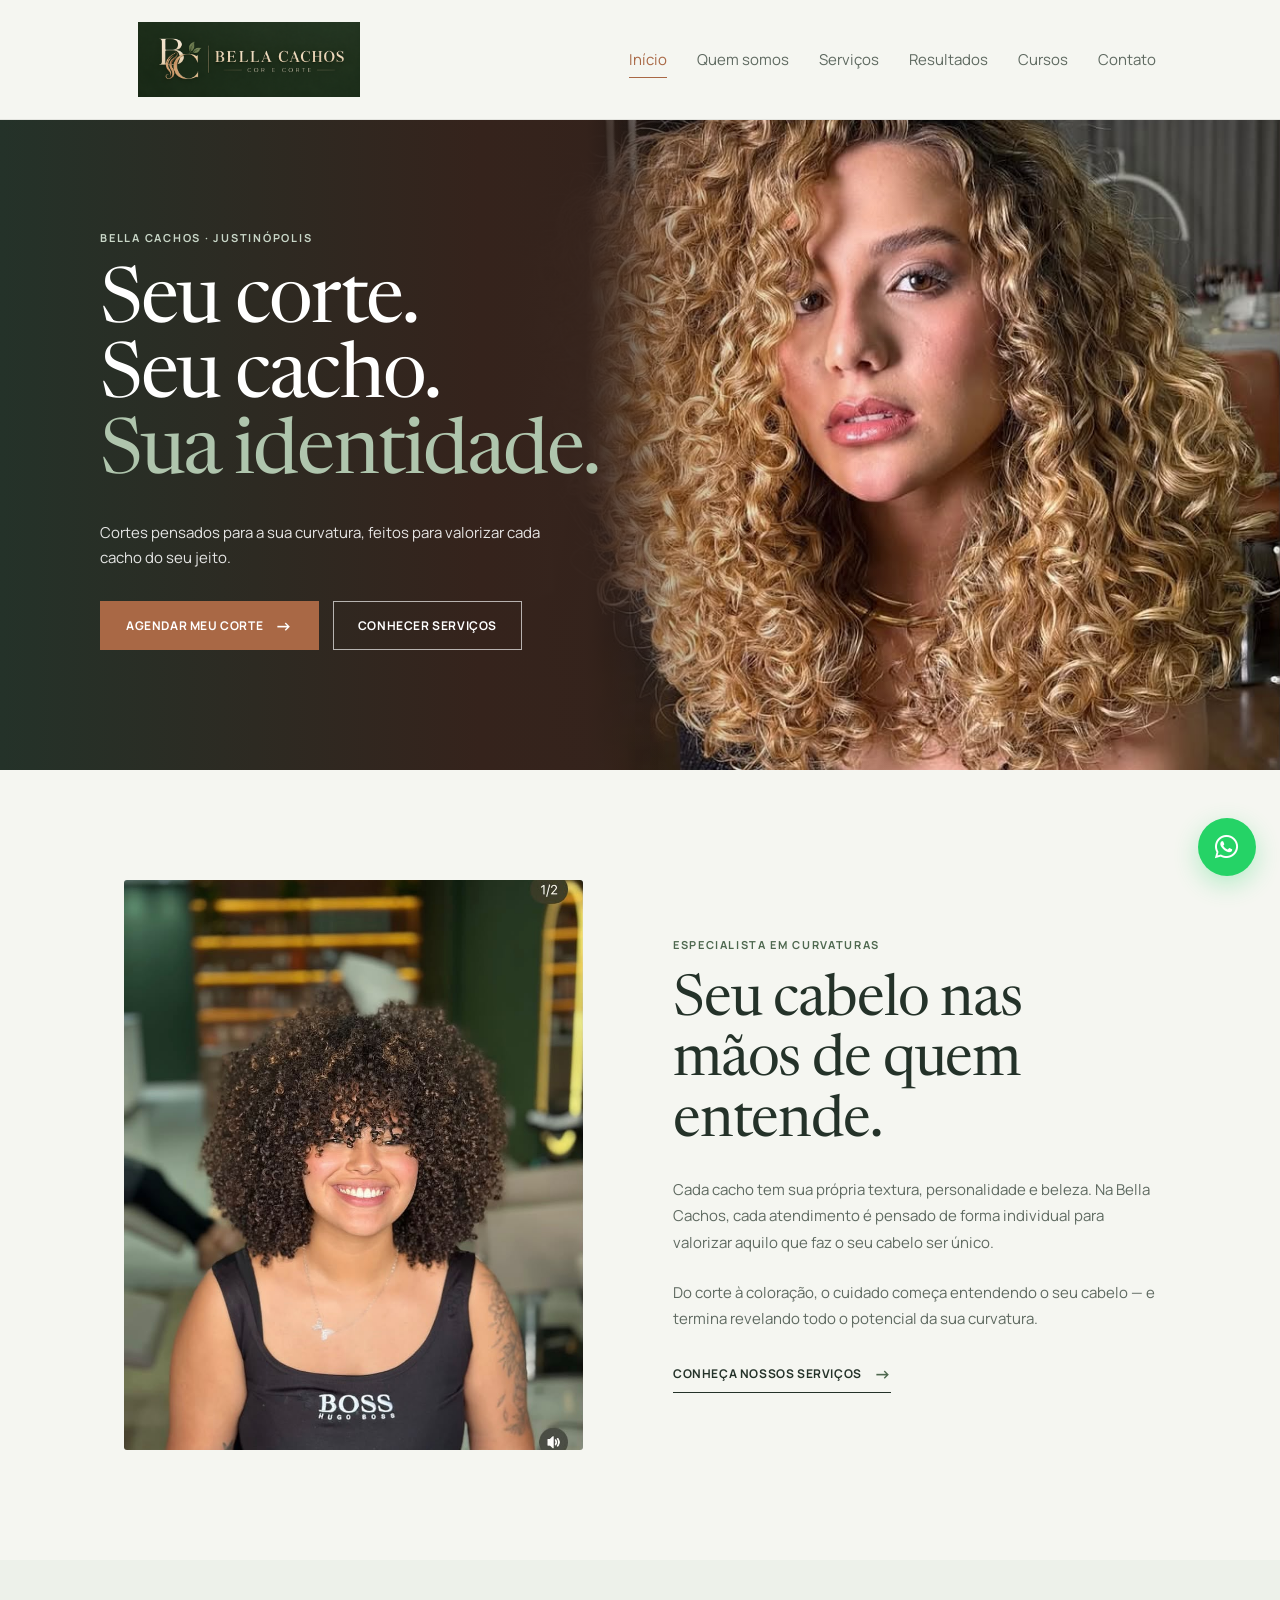
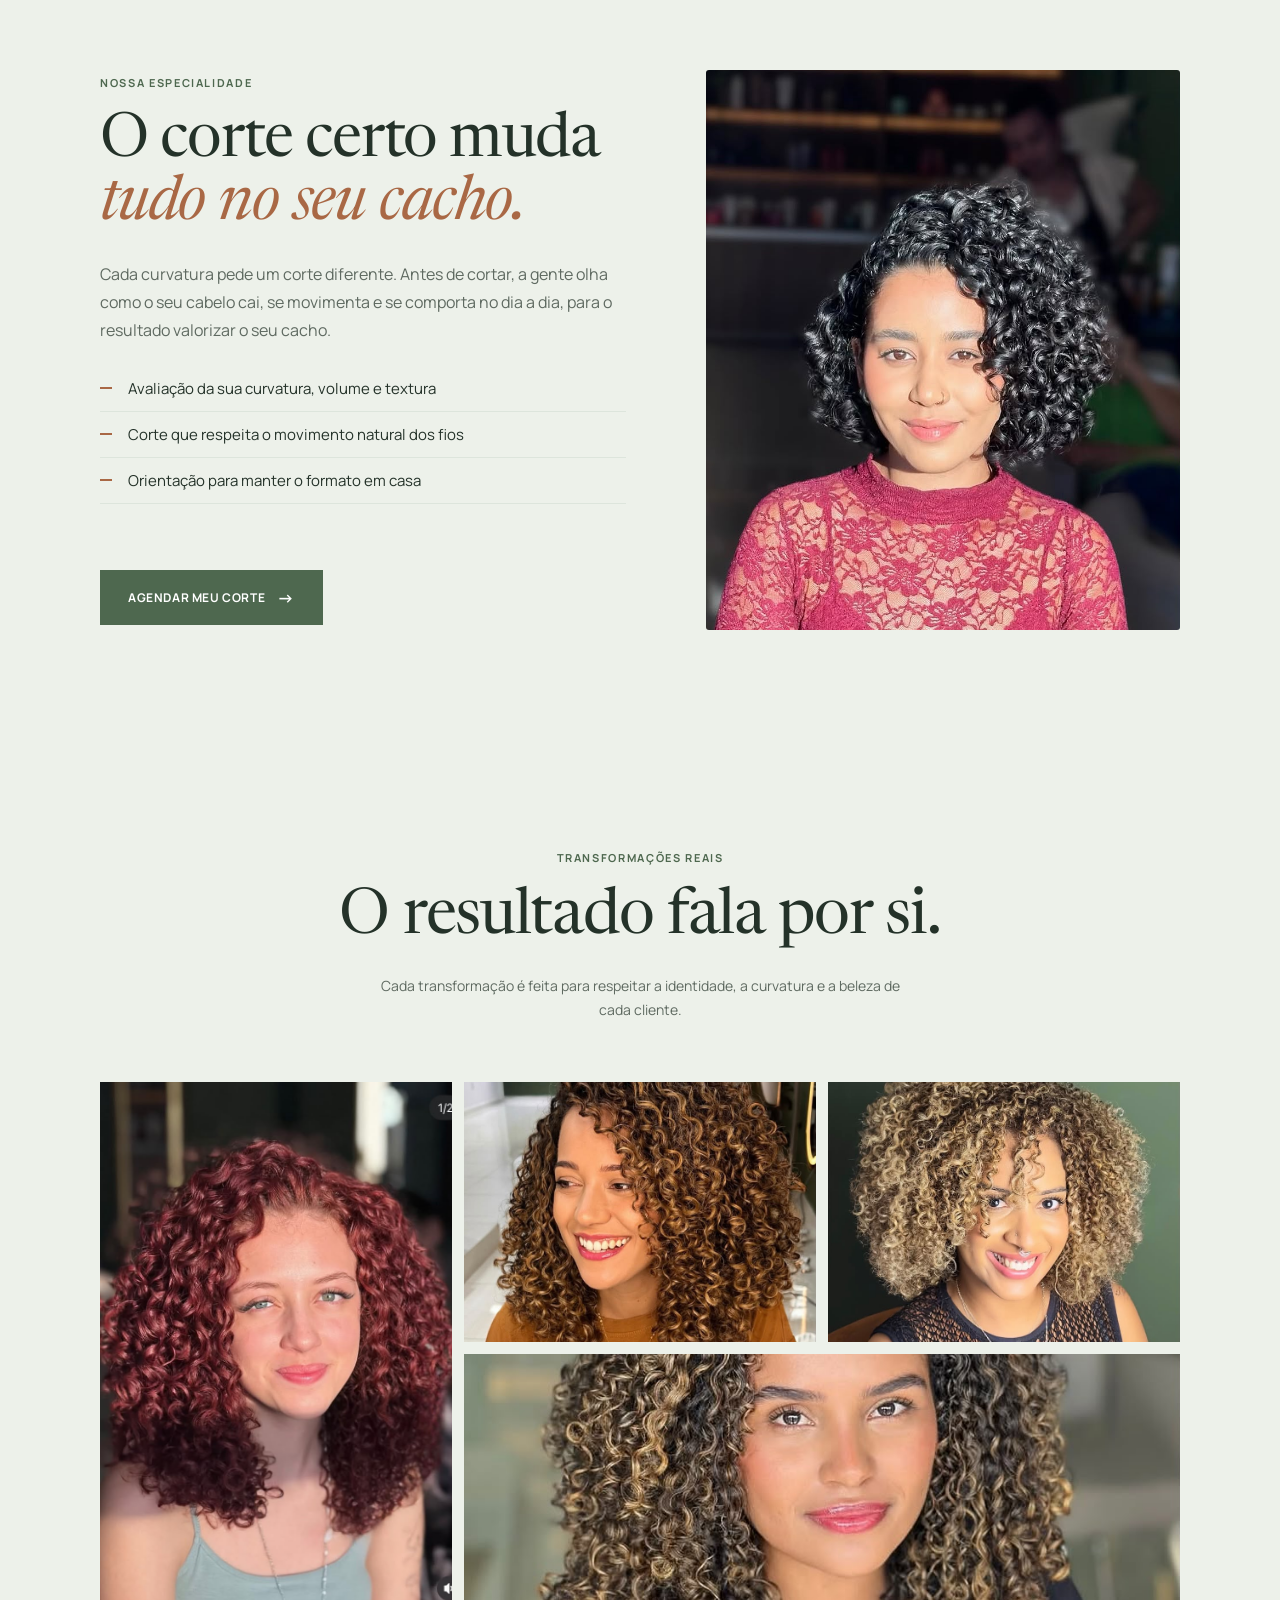
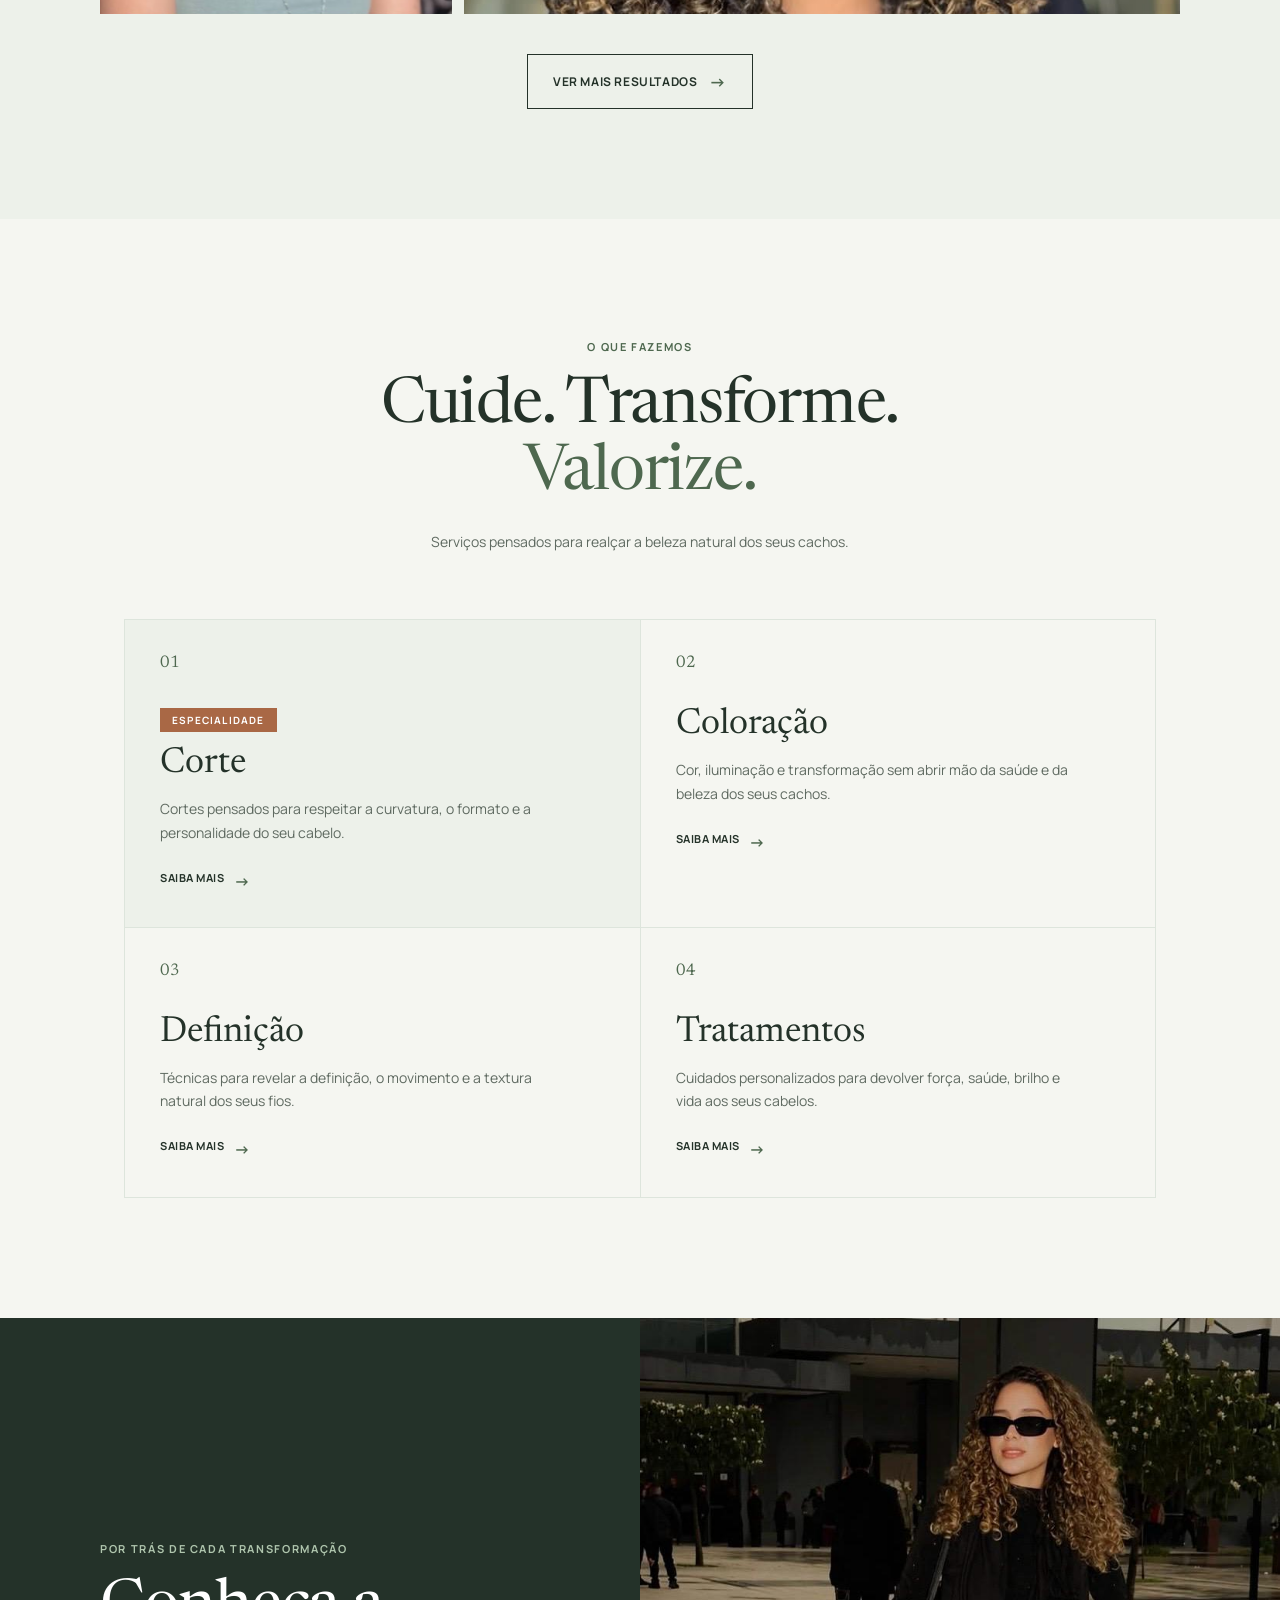
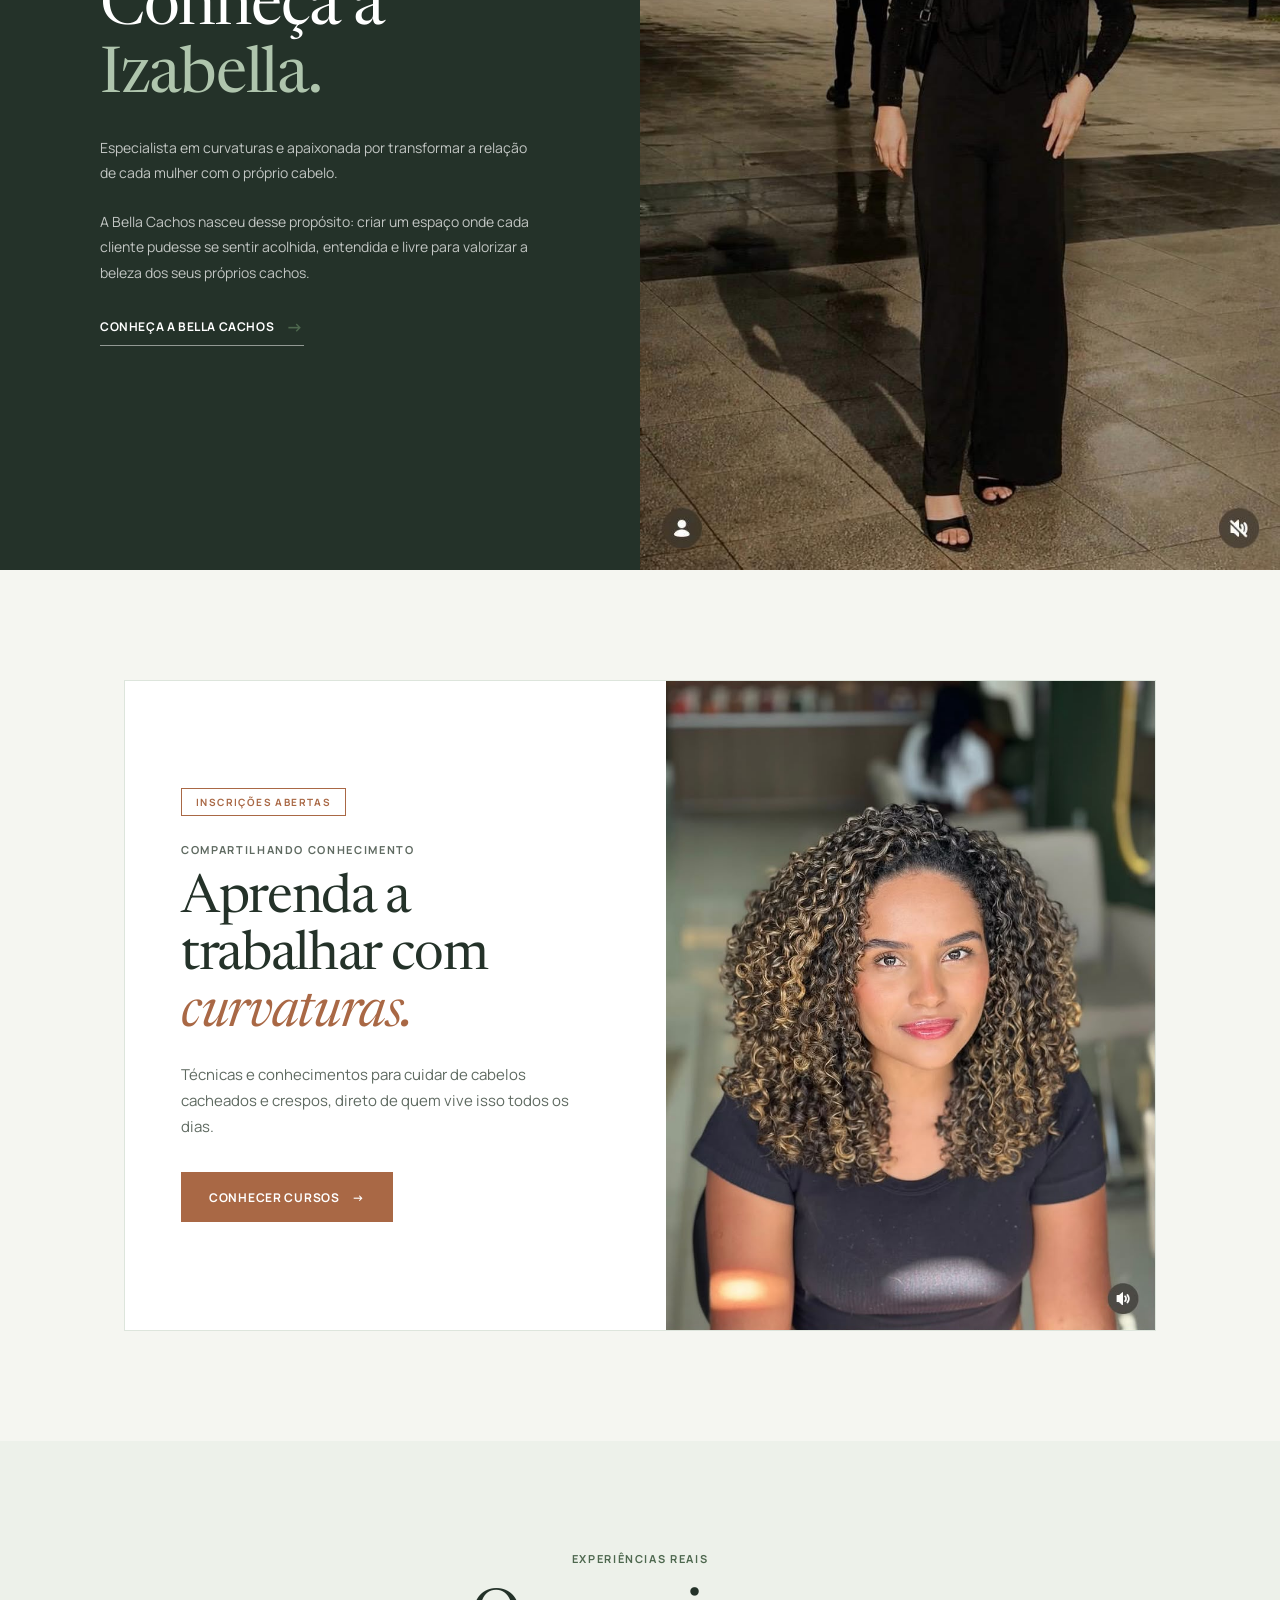
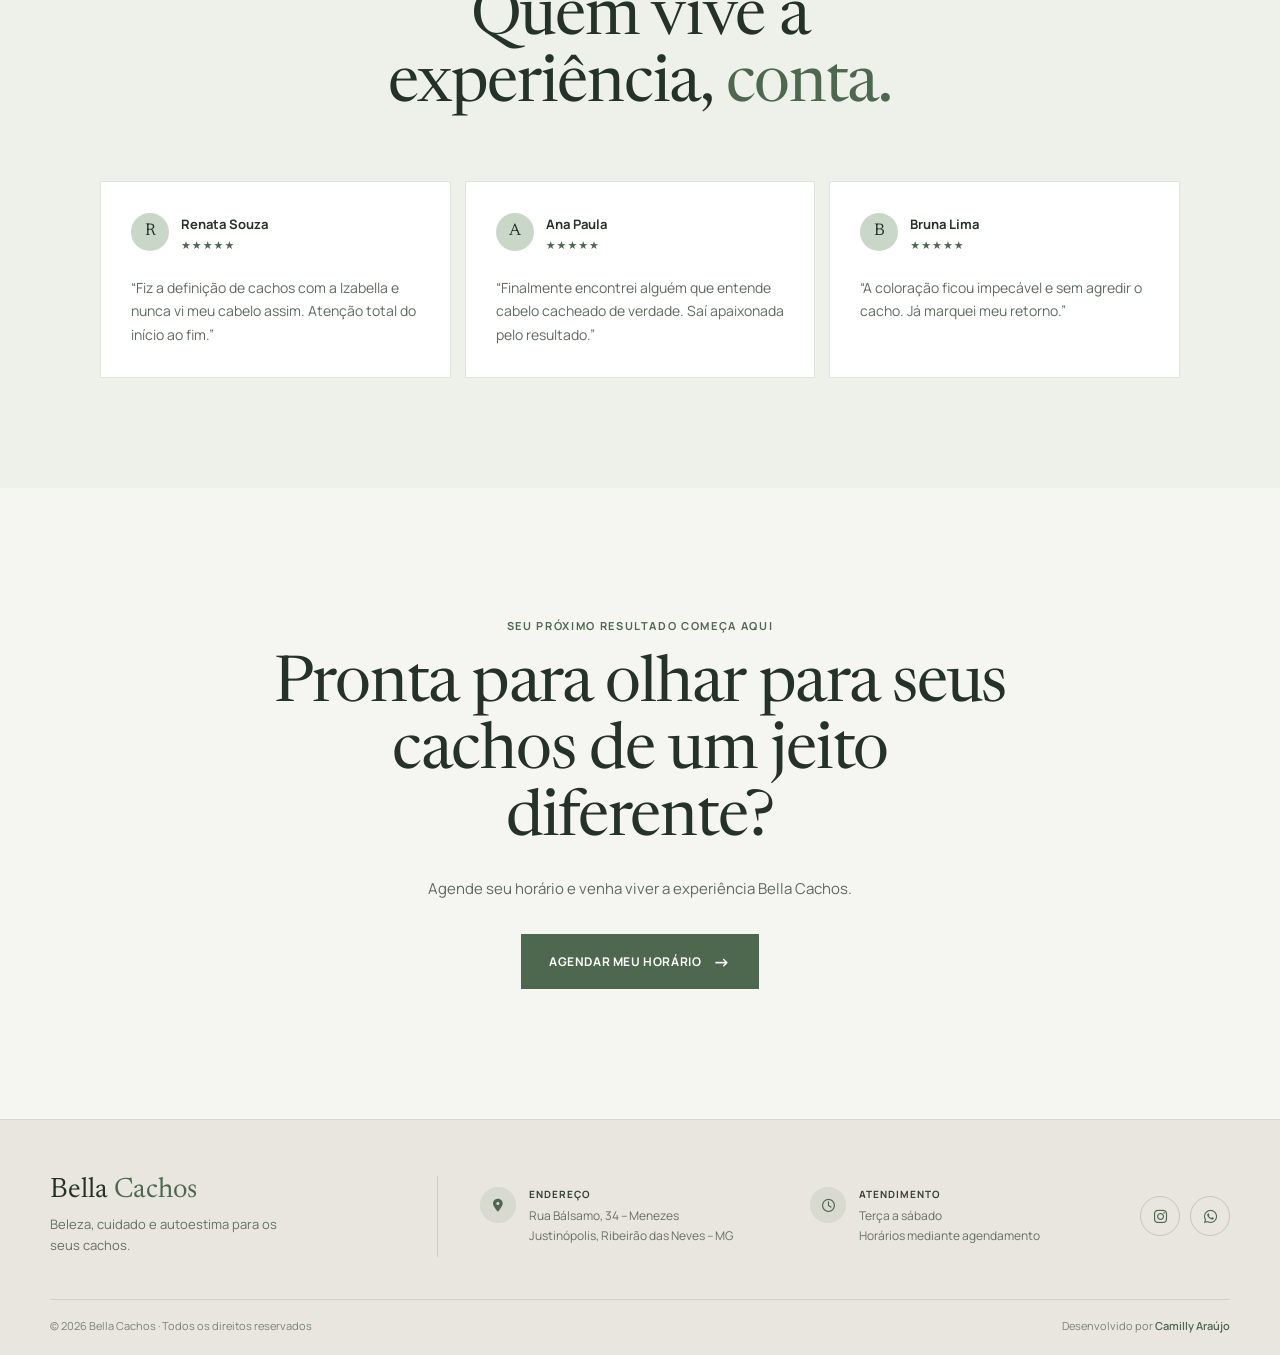
<file: index.html>
<!DOCTYPE html>
<html lang="pt-BR">
<head>
    <meta charset="UTF-8">
    <meta name="viewport" content="width=device-width, initial-scale=1, viewport-fit=cover">
    <title>Bella Cachos | Especialista em cabelos crespos e cacheados</title>
    <meta name="description" content="Bella Cachos em Justinópolis: corte, coloração, definição e tratamentos para cabelos crespos e cacheados.">
    <link rel="icon" type="image/png" href="img/favicon.png">
    <link rel="preconnect" href="https://fonts.googleapis.com">
    <link rel="preconnect" href="https://fonts.gstatic.com" crossorigin>
    <link href="https://fonts.googleapis.com/css2?family=Newsreader:ital,opsz,wght@0,6..72,400;0,6..72,500;1,6..72,400&family=Manrope:wght@400;500;600;700&display=swap" rel="stylesheet">
    <link rel="stylesheet" href="https://cdnjs.cloudflare.com/ajax/libs/font-awesome/6.5.2/css/all.min.css">
    <link rel="stylesheet" href="css/style.css">
    <script src="js/script.js" defer></script>
</head>
<body>

    <header>
        <div class="nav">
            <a href="index.html" class="logo">
                <img src="img/logo-bella-cachos.png" alt="Bella Cachos — Cor e Corte">
            </a>
            <button class="menu-toggle" type="button" aria-label="Abrir menu" aria-expanded="false" aria-controls="menu">
                <span></span><span></span><span></span>
            </button>
            <nav class="menu" id="menu" aria-label="Menu principal">
                <a href="index.html" class="ativo" aria-current="page">Início</a>
                <a href="quem-somos.html">Quem somos</a>
                <a href="servicos.html">Serviços</a>
                <a href="resultados.html">Resultados</a>
                <!-- PRODUTOS OCULTO por enquanto. Para voltar a exibir, remova os marcadores de comentário: <a href="produtos.html">Produtos</a> -->
                <a href="cursos.html">Cursos</a>
                <a href="contato.html">Contato</a>
            </nav>
        </div>
    </header>

    <main>
    

        <!-- HERO -->
       <section class="hero">

       <div class="hero-content">

        <div class="kicker">
            Bella Cachos · Justinópolis
        </div>

        <h1>
            Seu corte.<br>
            Seu cacho.<br>
            <em>Sua identidade.</em>
        </h1>

        <p class="hero-description">
            Cortes pensados para a sua curvatura, feitos para
            valorizar cada cacho do seu jeito.
        </p>

        <div class="hero-actions">

            <a href="contato.html?servico=Corte" class="cta">
              Agendar meu corte
             <span>→</span>
            </a>

            <a href="#servicos" class="cta-secondary">
                Conhecer serviços
            </a>

        </div>

    </div>

    <div class="hero-photo">

        <img
            src="img/hero.jpg"
            alt="Izabella, especialista em cabelos crespos e cacheados"
        >

    </div>

</section>

  <!-- =========================================
     ESPECIALISTA EM CURVATURAS
     ========================================= -->

<section class="intro-section">

    <div class="intro-image">
        <img
            src="img/resultado-01.jpg"
            alt="Resultado de cabelo cacheado da Bella Cachos"
        >
    </div>

    <div class="intro-content">

        <span class="section-label">
            Especialista em curvaturas
        </span>

        <h2>
            Seu cabelo nas mãos
            de quem entende.
        </h2>

        <p>
            Cada cacho tem sua própria textura, personalidade e beleza.
            Na Bella Cachos, cada atendimento é pensado de forma
            individual para valorizar aquilo que faz o seu cabelo ser único.
        </p>

        <p>
            Do corte à coloração, o cuidado começa entendendo o seu
            cabelo — e termina revelando todo o potencial da sua curvatura.
        </p>

        <a href="#servicos" class="text-link">
            Conheça nossos serviços
            <span>→</span>
        </a>

    </div>

</section>


<!-- =========================================
     DESTAQUE: CORTE
     (textos provisórios: troque pelas palavras da Izabella;
      troque a foto por uma foto oficial de corte)
     ========================================= -->

<section class="corte-section" id="corte">

    <div class="corte-inner">

        <div class="corte-content">

            <span class="section-label">
                Nossa especialidade
            </span>

            <h2>
                O corte certo muda
                <em>tudo no seu cacho.</em>
            </h2>

            <p>
                Cada curvatura pede um corte diferente. Antes de cortar,
                a gente olha como o seu cabelo cai, se movimenta e se comporta
                no dia a dia, para o resultado valorizar o seu cacho.
            </p>

            <ul class="corte-lista">
                <li>Avaliação da sua curvatura, volume e textura</li>
                <li>Corte que respeita o movimento natural dos fios</li>
                <li>Orientação para manter o formato em casa</li>
            </ul>

            <a href="contato.html?servico=Corte" class="final-button">
                Agendar meu corte
                <span>→</span>
            </a>

        </div>

        <div class="corte-foto">
            <!-- TROCAR pela foto oficial de corte -->
            <img src="img/resultado-06.jpg" alt="Resultado de corte em cabelo cacheado da Bella Cachos">
        </div>

    </div>

</section>


<!-- =========================================
     RESULTADOS
     ========================================= -->

<section class="results-section">

    <div class="section-heading">

        <span class="section-label">
            Transformações reais
        </span>

        <h2>
            O resultado fala
            por si.
        </h2>

        <p>
            Cada transformação é feita para respeitar a identidade,
            a curvatura e a beleza de cada cliente.
        </p>

    </div>


    <div class="results-grid">

        <div class="result-card result-large">
            <img
                src="img/resultado-02.jpg"
                alt="Resultado de cabelo cacheado"
            >
        </div>

        <div class="result-card">
            <img
                src="img/resultado-03.jpg"
                alt="Resultado de cabelo cacheado"
            >
        </div>

        <div class="result-card">
            <img
                src="img/resultado-04.jpg"
                alt="Resultado de cabelo cacheado"
            >
        </div>

        <div class="result-card result-wide">
            <img
                src="img/resultado-05.jpg"
                alt="Resultado de cabelo cacheado"
            >
        </div>

    </div>

    <div class="center-action">

        <a href="resultados.html" class="outline-button">
            Ver mais resultados
          <span>→</span>
        </a>

    </div>

</section>


<!-- =========================================
     SERVIÇOS
     ========================================= -->

<section class="services-section" id="servicos">

    <div class="section-heading services-heading">

        <span class="section-label">
            O que fazemos
        </span>

        <h2>
            Cuide. Transforme.
            <em>Valorize.</em>
        </h2>

        <p>
            Serviços pensados para realçar a beleza natural
            dos seus cachos.
        </p>

    </div>


    <div class="services-grid">

        <article class="service-card service-card-destaque">

            <span class="service-number">01</span>

            <span class="service-selo">Especialidade</span>

            <h3>
                Corte
            </h3>

            <p>
                Cortes pensados para respeitar a curvatura,
                o formato e a personalidade do seu cabelo.
            </p>

            <a href="servicos.html#corte">
                Saiba mais
                <span>→</span>
            </a>

        </article>


        <article class="service-card">

            <span class="service-number">02</span>

            <h3>
                Coloração
            </h3>

            <p>
                Cor, iluminação e transformação sem abrir mão
                da saúde e da beleza dos seus cachos.
            </p>

            <a href="servicos.html#coloracao">
                Saiba mais
                <span>→</span>
            </a>

        </article>


        <article class="service-card">

            <span class="service-number">03</span>

            <h3>
                Definição
            </h3>

            <p>
                Técnicas para revelar a definição, o movimento
                e a textura natural dos seus fios.
            </p>

            <a href="servicos.html#definicao">
                Saiba mais
                <span>→</span>
            </a>

        </article>


        <article class="service-card">

            <span class="service-number">04</span>

            <h3>
                Tratamentos
            </h3>

            <p>
                Cuidados personalizados para devolver força,
                saúde, brilho e vida aos seus cabelos.
            </p>

            <a href="servicos.html#tratamentos">
                Saiba mais
                <span>→</span>

            </a>

        </article>

    </div>

</section>


<!-- =========================================
     IZABELLA
     ========================================= -->

<section class="about-section">

    <div class="about-content">

        <span class="section-label">
            Por trás de cada transformação
        </span>

        <h2>
            Conheça a
            <em>Izabella.</em>
        </h2>

        <p>
            Especialista em curvaturas e apaixonada por transformar
            a relação de cada mulher com o próprio cabelo.
        </p>

        <p>
            A Bella Cachos nasceu desse propósito: criar um espaço
            onde cada cliente pudesse se sentir acolhida, entendida
            e livre para valorizar a beleza dos seus próprios cachos.
        </p>

        <a href="quem-somos.html" class="text-link">
          Conheça a Bella Cachos
          <span>→</span>
        </a>

    </div>


    <div class="about-image">

        <img
            src="img/izabella.jpg"
            alt="Izabella, especialista em curvaturas da Bella Cachos"
        >

    </div>

</section>

<!-- =========================================
     PRODUTOS E CURSOS
     ========================================= -->

<section class="extras-section">

    <div class="extras-grid extras-grid-single">
        <!-- CARD DE PRODUTOS OCULTO por enquanto (página produtos.html continua pronta).
             Para voltar: apague este comentário, restaure o card abaixo e remova a classe "extras-grid-single" do div acima.
        <a href="produtos.html" class="extra-card">

            <div class="extra-content">

                <span class="section-label">
                    Para continuar em casa
                </span>

                <h2>
                    Produtos
                </h2>

                <p>
                    Cuidados escolhidos para acompanhar
                    a rotina dos seus cachos.
                </p>

                <span class="extra-link">
                    Conhecer produtos →
                </span>

            </div>

        </a>
        -->


        <a href="cursos.html" class="curso-destaque">

       <div class="curso-destaque-texto">

         <span class="curso-selo">Inscrições abertas</span>

         <span class="section-label">Compartilhando conhecimento</span>

         <h2>Aprenda a trabalhar com <em>curvaturas.</em></h2>

         <p>
            Técnicas e conhecimentos para cuidar de cabelos
            cacheados e crespos, direto de quem vive isso todos os dias.
         </p>

         <span class="curso-botao">Conhecer cursos <span>→</span></span>

        </div>

     <div class="curso-destaque-foto">
        <!-- TROCAR pela foto oficial dos cursos -->
        <img src="img/resultado-05.jpg" alt="Cursos da Bella Cachos">
    </div>

      </a>

    </div>

</section>

<!-- ATENÇÃO: os 3 depoimentos abaixo são EXEMPLOS (nomes inventados).
     Troque por avaliações reais de clientes (com autorização) antes de publicar. -->
<!-- =========================================
     AVALIAÇÕES
     ========================================= -->

<section class="reviews-section">

    <div class="section-heading">

        <span class="section-label">
            Experiências reais
        </span>

        <h2>
            Quem vive a experiência,
            <em>conta.</em>
        </h2>

    </div>

    <div class="reviews-grid">

        <article class="review-card">

            <div class="review-top">

                <div class="review-avatar">
                    R
                </div>

                <div>

                    <strong>
                        Renata Souza
                    </strong>

                    <div class="review-stars">
                        ★★★★★
                    </div>

                </div>

            </div>

            <p>
                “Fiz a definição de cachos com a Izabella e nunca
                vi meu cabelo assim. Atenção total do início ao fim.”
            </p>

        </article>


        <article class="review-card">

            <div class="review-top">

                <div class="review-avatar">
                    A
                </div>

                <div>

                    <strong>
                        Ana Paula
                    </strong>

                    <div class="review-stars">
                        ★★★★★
                    </div>

                </div>

            </div>

            <p>
                “Finalmente encontrei alguém que entende cabelo
                cacheado de verdade. Saí apaixonada pelo resultado.”
            </p>

        </article>


        <article class="review-card">

            <div class="review-top">

                <div class="review-avatar">
                    B
                </div>

                <div>

                    <strong>
                        Bruna Lima
                    </strong>

                    <div class="review-stars">
                        ★★★★★
                    </div>

                </div>

            </div>

            <p>
                “A coloração ficou impecável e sem agredir o cacho.
                Já marquei meu retorno.”
            </p>

        </article>

    </div>

</section>

<!-- =========================================
     CTA FINAL
     ========================================= -->

<section class="final-cta" id="contato">

    <div class="final-cta-content">

        <span class="section-label">
            Seu próximo resultado começa aqui
        </span>

        <h2>
            Pronta para olhar para
            seus cachos de um jeito diferente?
        </h2>

        <p>
            Agende seu horário e venha viver a experiência
            Bella Cachos.
        </p>

        <a href="contato.html" class="final-button">
          Agendar meu horário
          <span>→</span>
        </a>

    </div>

</section>
    </main>

    <footer class="footer">
        <div class="footer-container">
            <div class="footer-brand">
                <h3>Bella <span>Cachos</span></h3>
                <p>Beleza, cuidado e autoestima para os seus cachos.</p>
            </div>
            <div class="footer-info">
                <div class="footer-icon"><i class="fa-solid fa-location-dot"></i></div>
                <div>
                    <span>ENDEREÇO</span>
                    <p>Rua Bálsamo, 34 – Menezes<br>Justinópolis, Ribeirão das Neves – MG</p>
                </div>
            </div>
            <div class="footer-info">
                <div class="footer-icon"><i class="fa-regular fa-clock"></i></div>
                <div>
                    <span>ATENDIMENTO</span>
                    <p>Terça a sábado<br>Horários mediante agendamento</p>
                </div>
            </div>
            <div class="footer-social">
                <a href="https://instagram.com/" data-instagram aria-label="Instagram"><i class="fa-brands fa-instagram"></i></a>
                <a href="https://wa.me/" data-whatsapp aria-label="WhatsApp"><i class="fa-brands fa-whatsapp"></i></a>
            </div>
        </div>
        <div class="footer-bottom">
            <p>© 2026 Bella Cachos · Todos os direitos reservados</p>
            <p>Desenvolvido por <strong>Camilly Araújo</strong></p>
        </div>
    </footer>

    <a href="https://wa.me/" data-whatsapp class="whatsapp-float" aria-label="Falar com a Bella Cachos pelo WhatsApp">
        <i class="fa-brands fa-whatsapp"></i>
    </a>
</body>
</html>
</file>
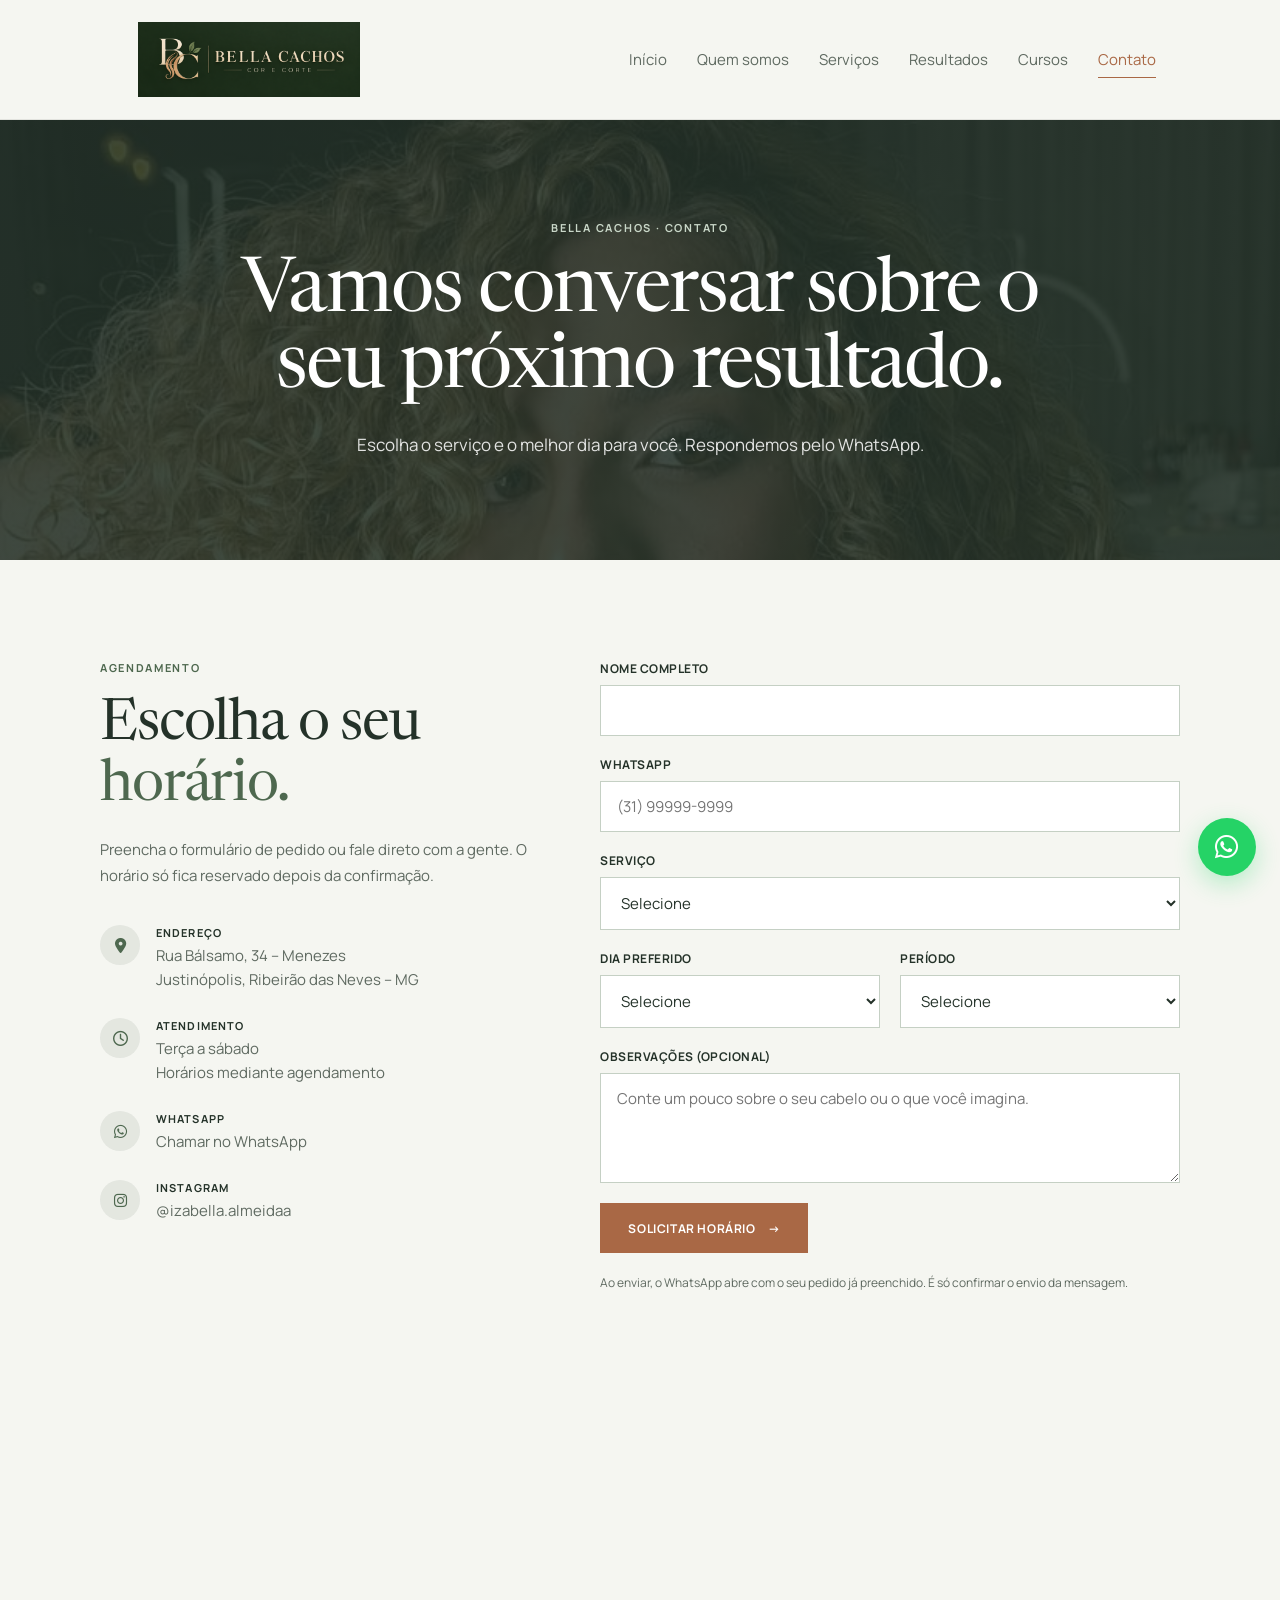
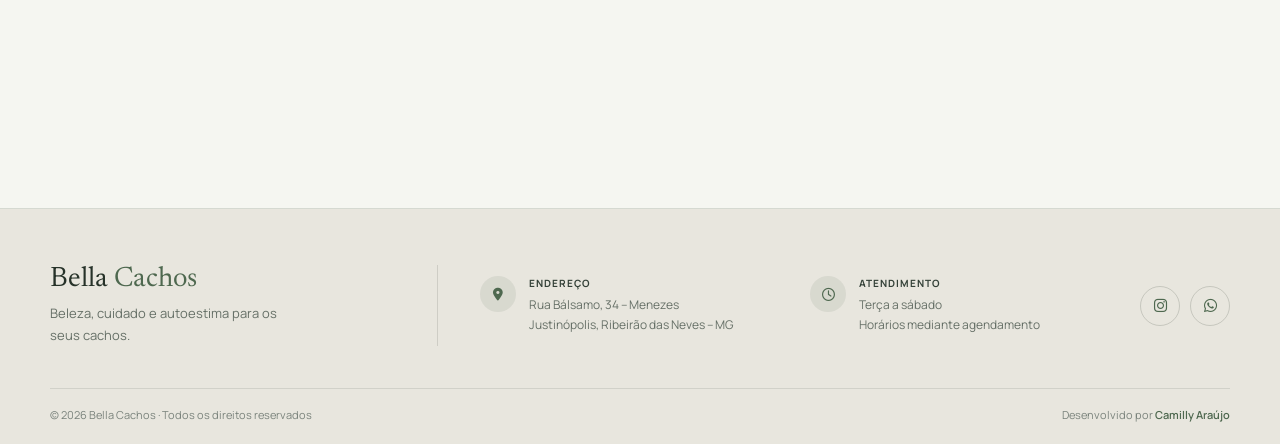
<file: contato.html>
<!DOCTYPE html>
<html lang="pt-BR">
<head>
    <meta charset="UTF-8">
    <meta name="viewport" content="width=device-width, initial-scale=1, viewport-fit=cover">
    <title>Contato e agendamento | Bella Cachos</title>
    <meta name="description" content="Solicite seu horário na Bella Cachos, em Justinópolis (Ribeirão das Neves – MG).">
    <link rel="icon" type="image/png" href="img/favicon.png">
    <link rel="preconnect" href="https://fonts.googleapis.com">
    <link rel="preconnect" href="https://fonts.gstatic.com" crossorigin>
    <link href="https://fonts.googleapis.com/css2?family=Newsreader:ital,opsz,wght@0,6..72,400;0,6..72,500;1,6..72,400&family=Manrope:wght@400;500;600;700&display=swap" rel="stylesheet">
    <link rel="stylesheet" href="https://cdnjs.cloudflare.com/ajax/libs/font-awesome/6.5.2/css/all.min.css">
    <link rel="stylesheet" href="css/style.css">
    <link rel="stylesheet" href="css/paginas.css">
    <script src="js/script.js" defer></script>
</head>
<body>

    <header>
        <div class="nav">
            <a href="index.html" class="logo">
                <img src="img/logo-bella-cachos.png" alt="Bella Cachos — Cor e Corte">
            </a>
            <button class="menu-toggle" type="button" aria-label="Abrir menu" aria-expanded="false" aria-controls="menu">
                <span></span><span></span><span></span>
            </button>
            <nav class="menu" id="menu" aria-label="Menu principal">
                <a href="index.html">Início</a>
                <a href="quem-somos.html">Quem somos</a>
                <a href="servicos.html">Serviços</a>
                <a href="resultados.html">Resultados</a>
                <!-- PRODUTOS OCULTO por enquanto. Para voltar a exibir, remova os marcadores de comentário: <a href="produtos.html">Produtos</a> -->
                <a href="cursos.html">Cursos</a>
                <a href="contato.html" class="ativo" aria-current="page">Contato</a>
            </nav>
        </div>
    </header>

    <main>
        <section class="page-hero">
            <div class="page-hero-content">
                <span class="eyebrow">Bella Cachos · Contato</span>
                <h1>Vamos conversar sobre o seu próximo resultado.</h1>
                <p>Escolha o serviço e o melhor dia para você. Respondemos pelo WhatsApp.</p>
            </div>
        </section>

        <section class="section">
            <div class="container dividido">
                <div>
                    <span class="section-label">Agendamento</span>
                    <h2 class="titulo">Escolha o seu <em>horário.</em></h2>
                    <p class="lead">Preencha o formulário de pedido ou fale direto com a gente. O horário só fica reservado depois da confirmação.</p>
                    <ul class="contato-lista">
                        <li>
                            <i class="fa-solid fa-location-dot" aria-hidden="true"></i>
                            <div><strong>Endereço</strong><span>Rua Bálsamo, 34 – Menezes<br>Justinópolis, Ribeirão das Neves – MG</span></div>
                        </li>
                        <li>
                            <i class="fa-regular fa-clock" aria-hidden="true"></i>
                            <div><strong>Atendimento</strong><span>Terça a sábado<br>Horários mediante agendamento</span></div>
                        </li>
                        <li>
                            <i class="fa-brands fa-whatsapp" aria-hidden="true"></i>
                            <div><strong>WhatsApp</strong><a href="https://wa.me/" data-whatsapp>Chamar no WhatsApp</a></div>
                        </li>
                        <li>
                            <i class="fa-brands fa-instagram" aria-hidden="true"></i>
                            <div><strong>Instagram</strong><a href="https://instagram.com/" data-instagram data-instagram-texto>Ver no Instagram</a></div>
                        </li>
                    </ul>
                </div>
                <form class="form" data-form-whatsapp data-titulo="Olá! Gostaria de solicitar um horário na Bella Cachos.">
                    <div class="campo">
                        <label for="nome">Nome completo</label>
                        <input type="text" id="nome" name="nome" autocomplete="name" required>
                    </div>
                    <div class="campo">
                        <label for="telefone">WhatsApp</label>
                        <input type="tel" id="telefone" name="telefone" autocomplete="tel" placeholder="(31) 99999-9999" required>
                    </div>
                    <div class="campo">
                        <label for="servico">Serviço</label>
                        <select id="servico" name="servico" required>
                            <option value="">Selecione</option>
                            <option>Corte</option>
                            <option>Coloração</option>
                            <option>Definição</option>
                            <option>Tratamentos</option>
                            <option>Ainda não sei, quero uma avaliação</option>
                        </select>
                    </div>
                    <div class="form-linha">
                        <div class="campo">
                            <label for="dia">Dia preferido</label>
                            <select id="dia" name="dia" required>
                                <option value="">Selecione</option>
                                <option>Terça-feira</option>
                                <option>Quarta-feira</option>
                                <option>Quinta-feira</option>
                                <option>Sexta-feira</option>
                                <option>Sábado</option>
                            </select>
                        </div>
                        <div class="campo">
                            <label for="periodo">Período</label>
                            <select id="periodo" name="periodo" required>
                                <option value="">Selecione</option>
                                <option>Manhã</option>
                                <option>Tarde</option>
                                <option>Tanto faz</option>
                            </select>
                        </div>
                    </div>
                    <div class="campo">
                        <label for="observacao">Observações (opcional)</label>
                        <textarea id="observacao" name="observacao" placeholder="Conte um pouco sobre o seu cabelo ou o que você imagina."></textarea>
                    </div>
                    <button type="submit" class="button">Solicitar horário <span>→</span></button>
                    <p class="form-nota">Ao enviar, o WhatsApp abre com o seu pedido já preenchido. É só confirmar o envio da mensagem.</p>
                </form>
            </div>
            <div class="container mapa">
                <iframe title="Mapa: Rua Bálsamo, 34 – Menezes" loading="lazy"
                 src="https://www.google.com/maps?q=Rua+B%C3%A1lsamo%2C+34%2C+Menezes%2C+Ribeir%C3%A3o+das+Neves%2C+MG&amp;output=embed"></iframe>
            </div>
        </section>
    </main>

    <footer class="footer">
        <div class="footer-container">
            <div class="footer-brand">
                <h3>Bella <span>Cachos</span></h3>
                <p>Beleza, cuidado e autoestima para os seus cachos.</p>
            </div>
            <div class="footer-info">
                <div class="footer-icon"><i class="fa-solid fa-location-dot"></i></div>
                <div>
                    <span>ENDEREÇO</span>
                    <p>Rua Bálsamo, 34 – Menezes<br>Justinópolis, Ribeirão das Neves – MG</p>
                </div>
            </div>
            <div class="footer-info">
                <div class="footer-icon"><i class="fa-regular fa-clock"></i></div>
                <div>
                    <span>ATENDIMENTO</span>
                    <p>Terça a sábado<br>Horários mediante agendamento</p>
                </div>
            </div>
            <div class="footer-social">
                <a href="https://instagram.com/" data-instagram aria-label="Instagram"><i class="fa-brands fa-instagram"></i></a>
                <a href="https://wa.me/" data-whatsapp aria-label="WhatsApp"><i class="fa-brands fa-whatsapp"></i></a>
            </div>
        </div>
        <div class="footer-bottom">
            <p>© 2026 Bella Cachos · Todos os direitos reservados</p>
            <p>Desenvolvido por <strong>Camilly Araújo</strong></p>
        </div>
    </footer>

    <a href="https://wa.me/" data-whatsapp class="whatsapp-float" aria-label="Falar com a Bella Cachos pelo WhatsApp">
        <i class="fa-brands fa-whatsapp"></i>
    </a>
</body>
</html>
</file>
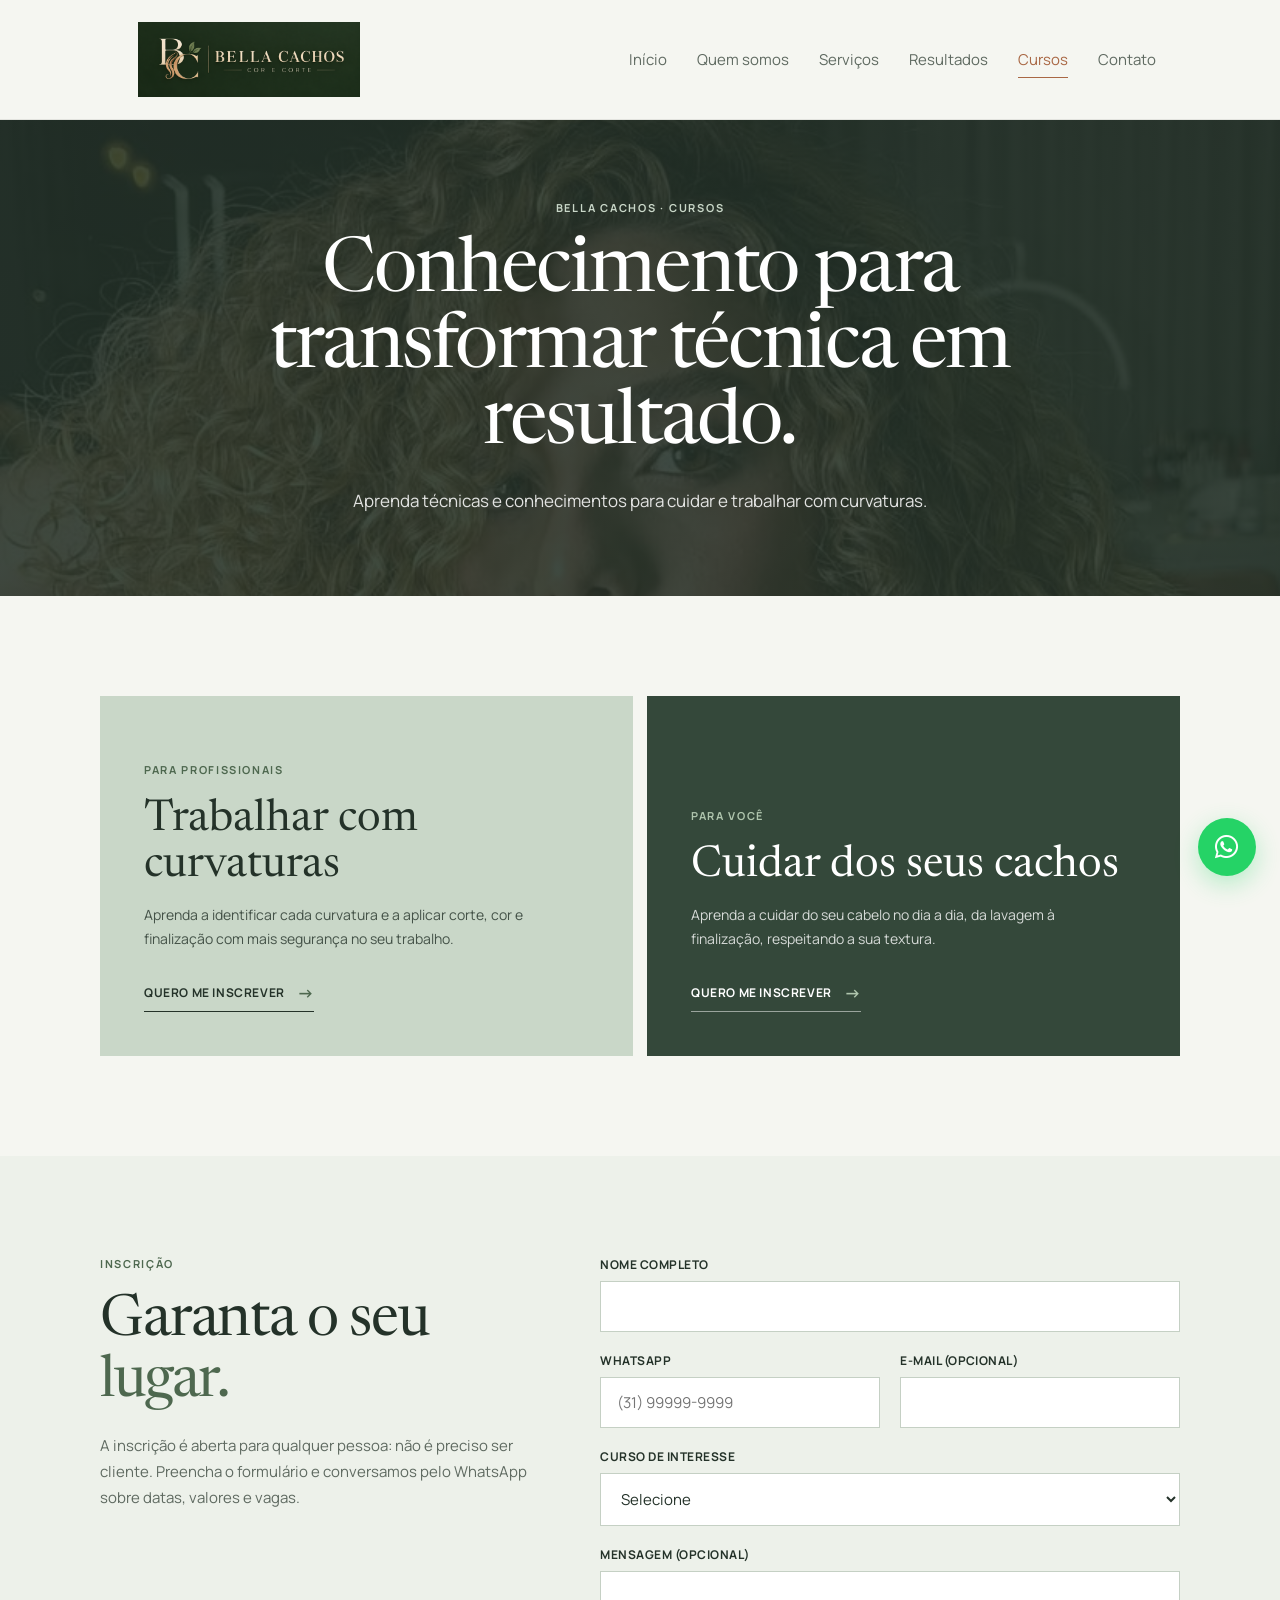
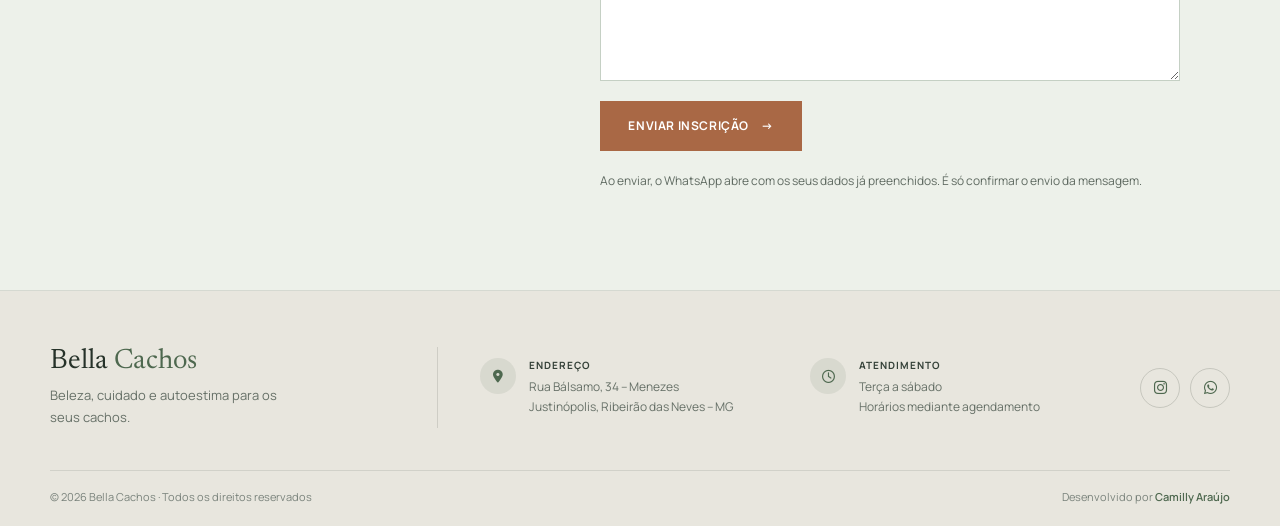
<file: cursos.html>
<!DOCTYPE html>
<html lang="pt-BR">
<head>
    <meta charset="UTF-8">
    <meta name="viewport" content="width=device-width, initial-scale=1, viewport-fit=cover">
    <title>Cursos | Bella Cachos</title>
    <meta name="description" content="Cursos da Bella Cachos para quem quer trabalhar com curvaturas ou cuidar melhor dos próprios cachos.">
    <link rel="icon" type="image/png" href="img/favicon.png">
    <link rel="preconnect" href="https://fonts.googleapis.com">
    <link rel="preconnect" href="https://fonts.gstatic.com" crossorigin>
    <link href="https://fonts.googleapis.com/css2?family=Newsreader:ital,opsz,wght@0,6..72,400;0,6..72,500;1,6..72,400&family=Manrope:wght@400;500;600;700&display=swap" rel="stylesheet">
    <link rel="stylesheet" href="https://cdnjs.cloudflare.com/ajax/libs/font-awesome/6.5.2/css/all.min.css">
    <link rel="stylesheet" href="css/style.css">
    <link rel="stylesheet" href="css/paginas.css">
    <script src="js/script.js" defer></script>
</head>
<body>

    <header>
        <div class="nav">
            <a href="index.html" class="logo">
                <img src="img/logo-bella-cachos.png" alt="Bella Cachos — Cor e Corte">
            </a>
            <button class="menu-toggle" type="button" aria-label="Abrir menu" aria-expanded="false" aria-controls="menu">
                <span></span><span></span><span></span>
            </button>
            <nav class="menu" id="menu" aria-label="Menu principal">
                <a href="index.html">Início</a>
                <a href="quem-somos.html">Quem somos</a>
                <a href="servicos.html">Serviços</a>
                <a href="resultados.html">Resultados</a>
                <!-- PRODUTOS OCULTO por enquanto. Para voltar a exibir, remova os marcadores de comentário: <a href="produtos.html">Produtos</a> -->
                <a href="cursos.html" class="ativo" aria-current="page">Cursos</a>
                <a href="contato.html">Contato</a>
            </nav>
        </div>
    </header>

    <main>
        <section class="page-hero">
            <div class="page-hero-content">
                <span class="eyebrow">Bella Cachos · Cursos</span>
                <h1>Conhecimento para transformar técnica em resultado.</h1>
                <p>Aprenda técnicas e conhecimentos para cuidar e trabalhar com curvaturas.</p>
            </div>
        </section>

        <section class="section">
            <div class="container">
                <div class="cursos">
                    <article class="curso">
                        <span class="section-label">Para profissionais</span>
                        <h3>Trabalhar com curvaturas</h3>
                        <p>Aprenda a identificar cada curvatura e a aplicar corte, cor e finalização com mais segurança no seu trabalho.</p>
                        <a href="#inscricao" class="text-link">Quero me inscrever <span>→</span></a>
                    </article>
                    <article class="curso curso-escuro">
                        <span class="section-label">Para você</span>
                        <h3>Cuidar dos seus cachos</h3>
                        <p>Aprenda a cuidar do seu cabelo no dia a dia, da lavagem à finalização, respeitando a sua textura.</p>
                        <a href="#inscricao" class="text-link">Quero me inscrever <span>→</span></a>
                    </article>
                </div>
            </div>
        </section>

        <section class="section section-alt" id="inscricao">
            <div class="container dividido">
                <div>
                    <span class="section-label">Inscrição</span>
                    <h2 class="titulo">Garanta o seu <em>lugar.</em></h2>
                    <p class="lead">A inscrição é aberta para qualquer pessoa: não é preciso ser cliente. Preencha o formulário e conversamos pelo WhatsApp sobre datas, valores e vagas.</p>
                </div>
                <form class="form" data-form-whatsapp data-titulo="Olá! Quero me inscrever em um curso da Bella Cachos.">
                    <div class="campo">
                        <label for="nome">Nome completo</label>
                        <input type="text" id="nome" name="nome" autocomplete="name" required>
                    </div>
                    <div class="form-linha">
                        <div class="campo">
                            <label for="telefone">WhatsApp</label>
                            <input type="tel" id="telefone" name="telefone" autocomplete="tel" placeholder="(31) 99999-9999" required>
                        </div>
                        <div class="campo">
                            <label for="email">E-mail (opcional)</label>
                            <input type="email" id="email" name="email" autocomplete="email">
                        </div>
                    </div>
                    <div class="campo">
                        <label for="curso">Curso de interesse</label>
                        <select id="curso" name="curso" required>
                            <option value="">Selecione</option>
                            <option>Trabalhar com curvaturas (para profissionais)</option>
                            <option>Cuidar dos meus cachos (para mim)</option>
                            <option>Quero saber dos próximos cursos</option>
                        </select>
                    </div>
                    <div class="campo">
                        <label for="mensagem">Mensagem (opcional)</label>
                        <textarea id="mensagem" name="mensagem"></textarea>
                    </div>
                    <button type="submit" class="button">Enviar inscrição <span>→</span></button>
                    <p class="form-nota">Ao enviar, o WhatsApp abre com os seus dados já preenchidos. É só confirmar o envio da mensagem.</p>
                </form>
            </div>
        </section>
    </main>

    <footer class="footer">
        <div class="footer-container">
            <div class="footer-brand">
                <h3>Bella <span>Cachos</span></h3>
                <p>Beleza, cuidado e autoestima para os seus cachos.</p>
            </div>
            <div class="footer-info">
                <div class="footer-icon"><i class="fa-solid fa-location-dot"></i></div>
                <div>
                    <span>ENDEREÇO</span>
                    <p>Rua Bálsamo, 34 – Menezes<br>Justinópolis, Ribeirão das Neves – MG</p>
                </div>
            </div>
            <div class="footer-info">
                <div class="footer-icon"><i class="fa-regular fa-clock"></i></div>
                <div>
                    <span>ATENDIMENTO</span>
                    <p>Terça a sábado<br>Horários mediante agendamento</p>
                </div>
            </div>
            <div class="footer-social">
                <a href="https://instagram.com/" data-instagram aria-label="Instagram"><i class="fa-brands fa-instagram"></i></a>
                <a href="https://wa.me/" data-whatsapp aria-label="WhatsApp"><i class="fa-brands fa-whatsapp"></i></a>
            </div>
        </div>
        <div class="footer-bottom">
            <p>© 2026 Bella Cachos · Todos os direitos reservados</p>
            <p>Desenvolvido por <strong>Camilly Araújo</strong></p>
        </div>
    </footer>

    <a href="https://wa.me/" data-whatsapp class="whatsapp-float" aria-label="Falar com a Bella Cachos pelo WhatsApp">
        <i class="fa-brands fa-whatsapp"></i>
    </a>
</body>
</html>
</file>
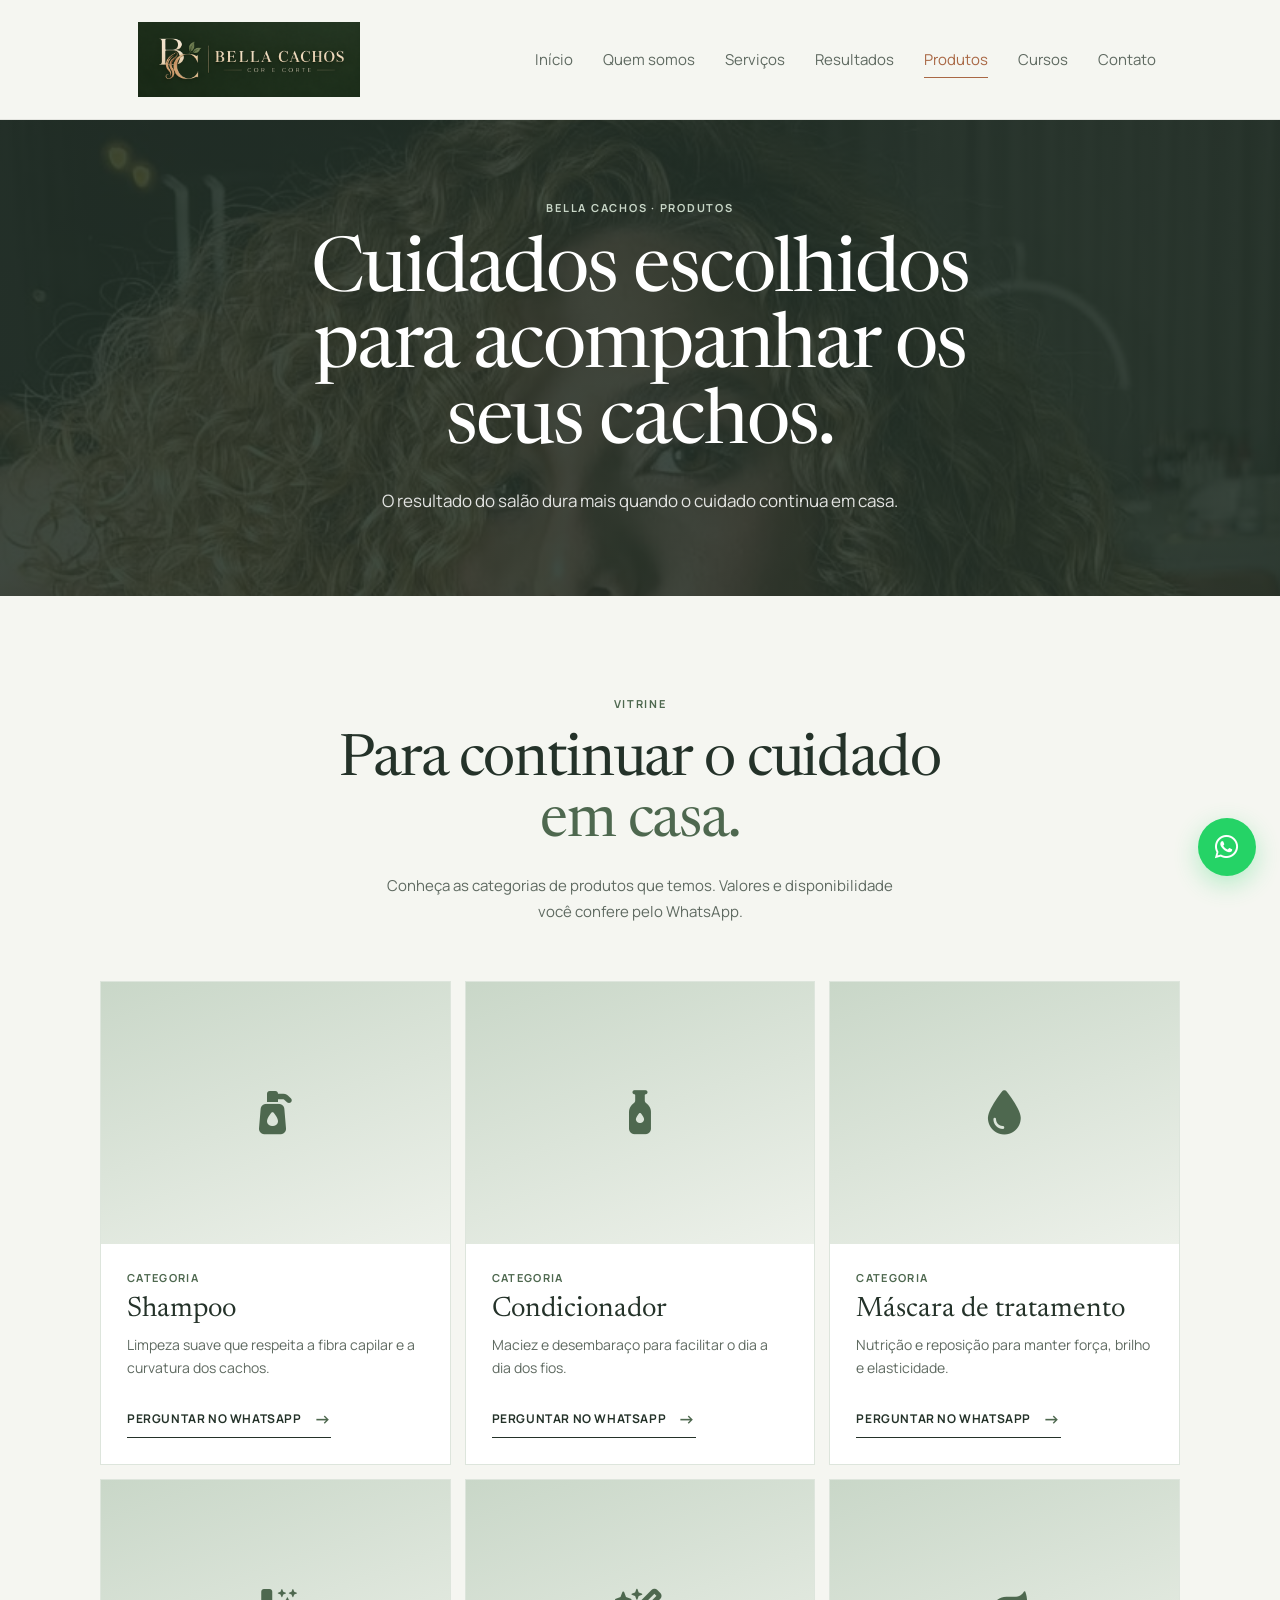
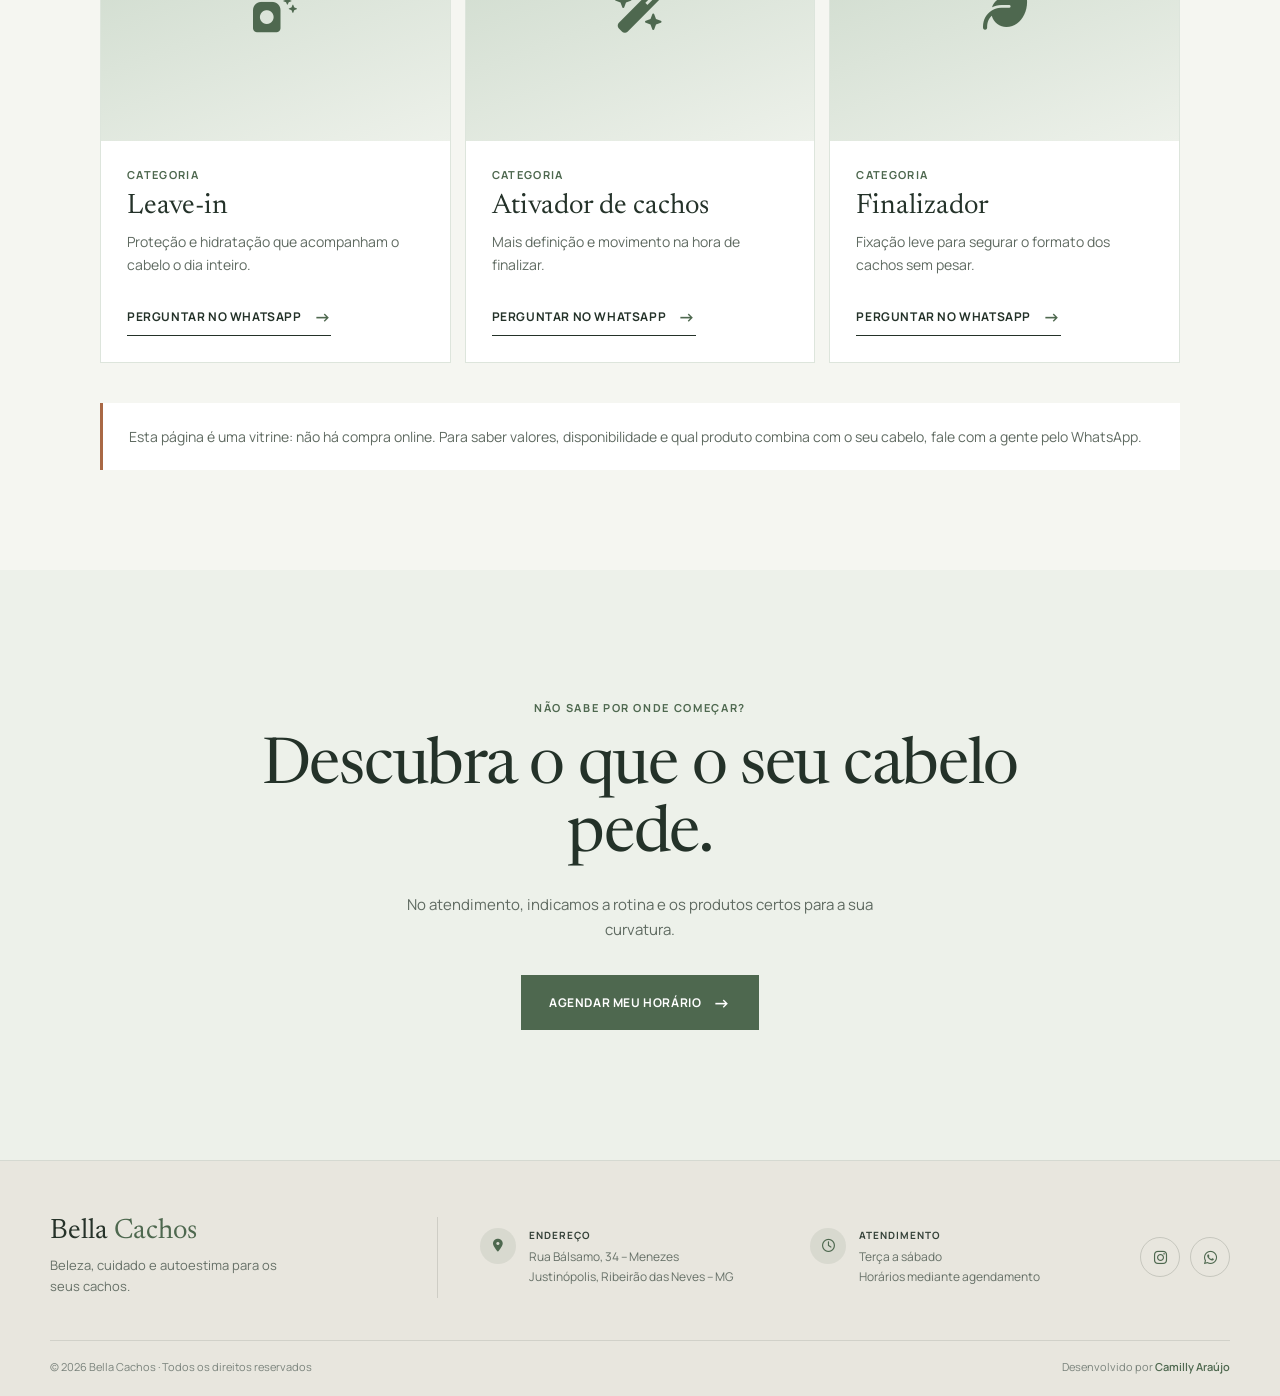
<file: produtos.html>
<!DOCTYPE html>
<html lang="pt-BR">
<head>
    <meta charset="UTF-8">
    <meta name="viewport" content="width=device-width, initial-scale=1, viewport-fit=cover">
    <title>Produtos | Bella Cachos</title>
    <meta name="robots" content="noindex">
    <meta name="description" content="Vitrine de produtos para cabelos cacheados e crespos da Bella Cachos.">
    <link rel="icon" type="image/png" href="img/favicon.png">
    <link rel="preconnect" href="https://fonts.googleapis.com">
    <link rel="preconnect" href="https://fonts.gstatic.com" crossorigin>
    <link href="https://fonts.googleapis.com/css2?family=Newsreader:ital,opsz,wght@0,6..72,400;0,6..72,500;1,6..72,400&family=Manrope:wght@400;500;600;700&display=swap" rel="stylesheet">
    <link rel="stylesheet" href="https://cdnjs.cloudflare.com/ajax/libs/font-awesome/6.5.2/css/all.min.css">
    <link rel="stylesheet" href="css/style.css">
    <link rel="stylesheet" href="css/paginas.css">
    <script src="js/script.js" defer></script>
</head>
<body>

    <header>
        <div class="nav">
            <a href="index.html" class="logo">
                <img src="img/logo-bella-cachos.png" alt="Bella Cachos — Cor e Corte">
            </a>
            <button class="menu-toggle" type="button" aria-label="Abrir menu" aria-expanded="false" aria-controls="menu">
                <span></span><span></span><span></span>
            </button>
            <nav class="menu" id="menu" aria-label="Menu principal">
                <a href="index.html">Início</a>
                <a href="quem-somos.html">Quem somos</a>
                <a href="servicos.html">Serviços</a>
                <a href="resultados.html">Resultados</a>
                <a href="produtos.html" class="ativo" aria-current="page">Produtos</a>
                <a href="cursos.html">Cursos</a>
                <a href="contato.html">Contato</a>
            </nav>
        </div>
    </header>

    <main>
        <section class="page-hero">
            <div class="page-hero-content">
                <span class="eyebrow">Bella Cachos · Produtos</span>
                <h1>Cuidados escolhidos para acompanhar os seus cachos.</h1>
                <p>O resultado do salão dura mais quando o cuidado continua em casa.</p>
            </div>
        </section>

        <section class="section">
            <div class="container">
                <div class="cabecalho">
                    <span class="section-label">Vitrine</span>
                    <h2 class="titulo">Para continuar o cuidado <em>em casa.</em></h2>
                    <p class="lead">Conheça as categorias de produtos que temos. Valores e disponibilidade você confere pelo WhatsApp.</p>
                </div>
                <!-- EDITE AQUI: cada <article class="produto"> é um cartão. Copie, cole e troque nome e texto pelos seus produtos reais. -->
                <div class="produtos">
                    <article class="produto">
                        <!-- Para usar foto real: troque o <i> por <img src="img/seu-produto.jpg" alt="Shampoo"> -->
                        <div class="produto-img"><i class="fa-solid fa-pump-soap" aria-hidden="true"></i></div>
                        <div class="produto-corpo">
                            <span class="produto-tipo">Categoria</span>
                            <h3>Shampoo</h3>
                            <p>Limpeza suave que respeita a fibra capilar e a curvatura dos cachos.</p>
                            <a href="https://wa.me/" data-whatsapp data-msg="Olá! Tenho interesse em: Shampoo." class="text-link">Perguntar no WhatsApp <span>→</span></a>
                        </div>
                    </article>
                    <article class="produto">
                        <!-- Para usar foto real: troque o <i> por <img src="img/seu-produto.jpg" alt="Condicionador"> -->
                        <div class="produto-img"><i class="fa-solid fa-bottle-droplet" aria-hidden="true"></i></div>
                        <div class="produto-corpo">
                            <span class="produto-tipo">Categoria</span>
                            <h3>Condicionador</h3>
                            <p>Maciez e desembaraço para facilitar o dia a dia dos fios.</p>
                            <a href="https://wa.me/" data-whatsapp data-msg="Olá! Tenho interesse em: Condicionador." class="text-link">Perguntar no WhatsApp <span>→</span></a>
                        </div>
                    </article>
                    <article class="produto">
                        <!-- Para usar foto real: troque o <i> por <img src="img/seu-produto.jpg" alt="Máscara de tratamento"> -->
                        <div class="produto-img"><i class="fa-solid fa-droplet" aria-hidden="true"></i></div>
                        <div class="produto-corpo">
                            <span class="produto-tipo">Categoria</span>
                            <h3>Máscara de tratamento</h3>
                            <p>Nutrição e reposição para manter força, brilho e elasticidade.</p>
                            <a href="https://wa.me/" data-whatsapp data-msg="Olá! Tenho interesse em: Máscara de tratamento." class="text-link">Perguntar no WhatsApp <span>→</span></a>
                        </div>
                    </article>
                    <article class="produto">
                        <!-- Para usar foto real: troque o <i> por <img src="img/seu-produto.jpg" alt="Leave-in"> -->
                        <div class="produto-img"><i class="fa-solid fa-spray-can-sparkles" aria-hidden="true"></i></div>
                        <div class="produto-corpo">
                            <span class="produto-tipo">Categoria</span>
                            <h3>Leave-in</h3>
                            <p>Proteção e hidratação que acompanham o cabelo o dia inteiro.</p>
                            <a href="https://wa.me/" data-whatsapp data-msg="Olá! Tenho interesse em: Leave-in." class="text-link">Perguntar no WhatsApp <span>→</span></a>
                        </div>
                    </article>
                    <article class="produto">
                        <!-- Para usar foto real: troque o <i> por <img src="img/seu-produto.jpg" alt="Ativador de cachos"> -->
                        <div class="produto-img"><i class="fa-solid fa-wand-magic-sparkles" aria-hidden="true"></i></div>
                        <div class="produto-corpo">
                            <span class="produto-tipo">Categoria</span>
                            <h3>Ativador de cachos</h3>
                            <p>Mais definição e movimento na hora de finalizar.</p>
                            <a href="https://wa.me/" data-whatsapp data-msg="Olá! Tenho interesse em: Ativador de cachos." class="text-link">Perguntar no WhatsApp <span>→</span></a>
                        </div>
                    </article>
                    <article class="produto">
                        <!-- Para usar foto real: troque o <i> por <img src="img/seu-produto.jpg" alt="Finalizador"> -->
                        <div class="produto-img"><i class="fa-solid fa-leaf" aria-hidden="true"></i></div>
                        <div class="produto-corpo">
                            <span class="produto-tipo">Categoria</span>
                            <h3>Finalizador</h3>
                            <p>Fixação leve para segurar o formato dos cachos sem pesar.</p>
                            <a href="https://wa.me/" data-whatsapp data-msg="Olá! Tenho interesse em: Finalizador." class="text-link">Perguntar no WhatsApp <span>→</span></a>
                        </div>
                    </article>
                </div>
                <p class="aviso">Esta página é uma vitrine: não há compra online. Para saber valores, disponibilidade e qual produto combina com o seu cabelo, fale com a gente pelo WhatsApp.</p>
            </div>
        </section>

        <section class="final-cta section-alt">
            <div class="final-cta-content">
                <span class="section-label">Não sabe por onde começar?</span>
                <h2>Descubra o que o seu cabelo pede.</h2>
                <p>No atendimento, indicamos a rotina e os produtos certos para a sua curvatura.</p>
                <a href="contato.html" class="final-button">Agendar meu horário <span>→</span></a>
            </div>
        </section>
    </main>

    <footer class="footer">
        <div class="footer-container">
            <div class="footer-brand">
                <h3>Bella <span>Cachos</span></h3>
                <p>Beleza, cuidado e autoestima para os seus cachos.</p>
            </div>
            <div class="footer-info">
                <div class="footer-icon"><i class="fa-solid fa-location-dot"></i></div>
                <div>
                    <span>ENDEREÇO</span>
                    <p>Rua Bálsamo, 34 – Menezes<br>Justinópolis, Ribeirão das Neves – MG</p>
                </div>
            </div>
            <div class="footer-info">
                <div class="footer-icon"><i class="fa-regular fa-clock"></i></div>
                <div>
                    <span>ATENDIMENTO</span>
                    <p>Terça a sábado<br>Horários mediante agendamento</p>
                </div>
            </div>
            <div class="footer-social">
                <a href="https://instagram.com/" data-instagram aria-label="Instagram"><i class="fa-brands fa-instagram"></i></a>
                <a href="https://wa.me/" data-whatsapp aria-label="WhatsApp"><i class="fa-brands fa-whatsapp"></i></a>
            </div>
        </div>
        <div class="footer-bottom">
            <p>© 2026 Bella Cachos · Todos os direitos reservados</p>
            <p>Desenvolvido por <strong>Camilly Araújo</strong></p>
        </div>
    </footer>

    <a href="https://wa.me/" data-whatsapp class="whatsapp-float" aria-label="Falar com a Bella Cachos pelo WhatsApp">
        <i class="fa-brands fa-whatsapp"></i>
    </a>
</body>
</html>
</file>
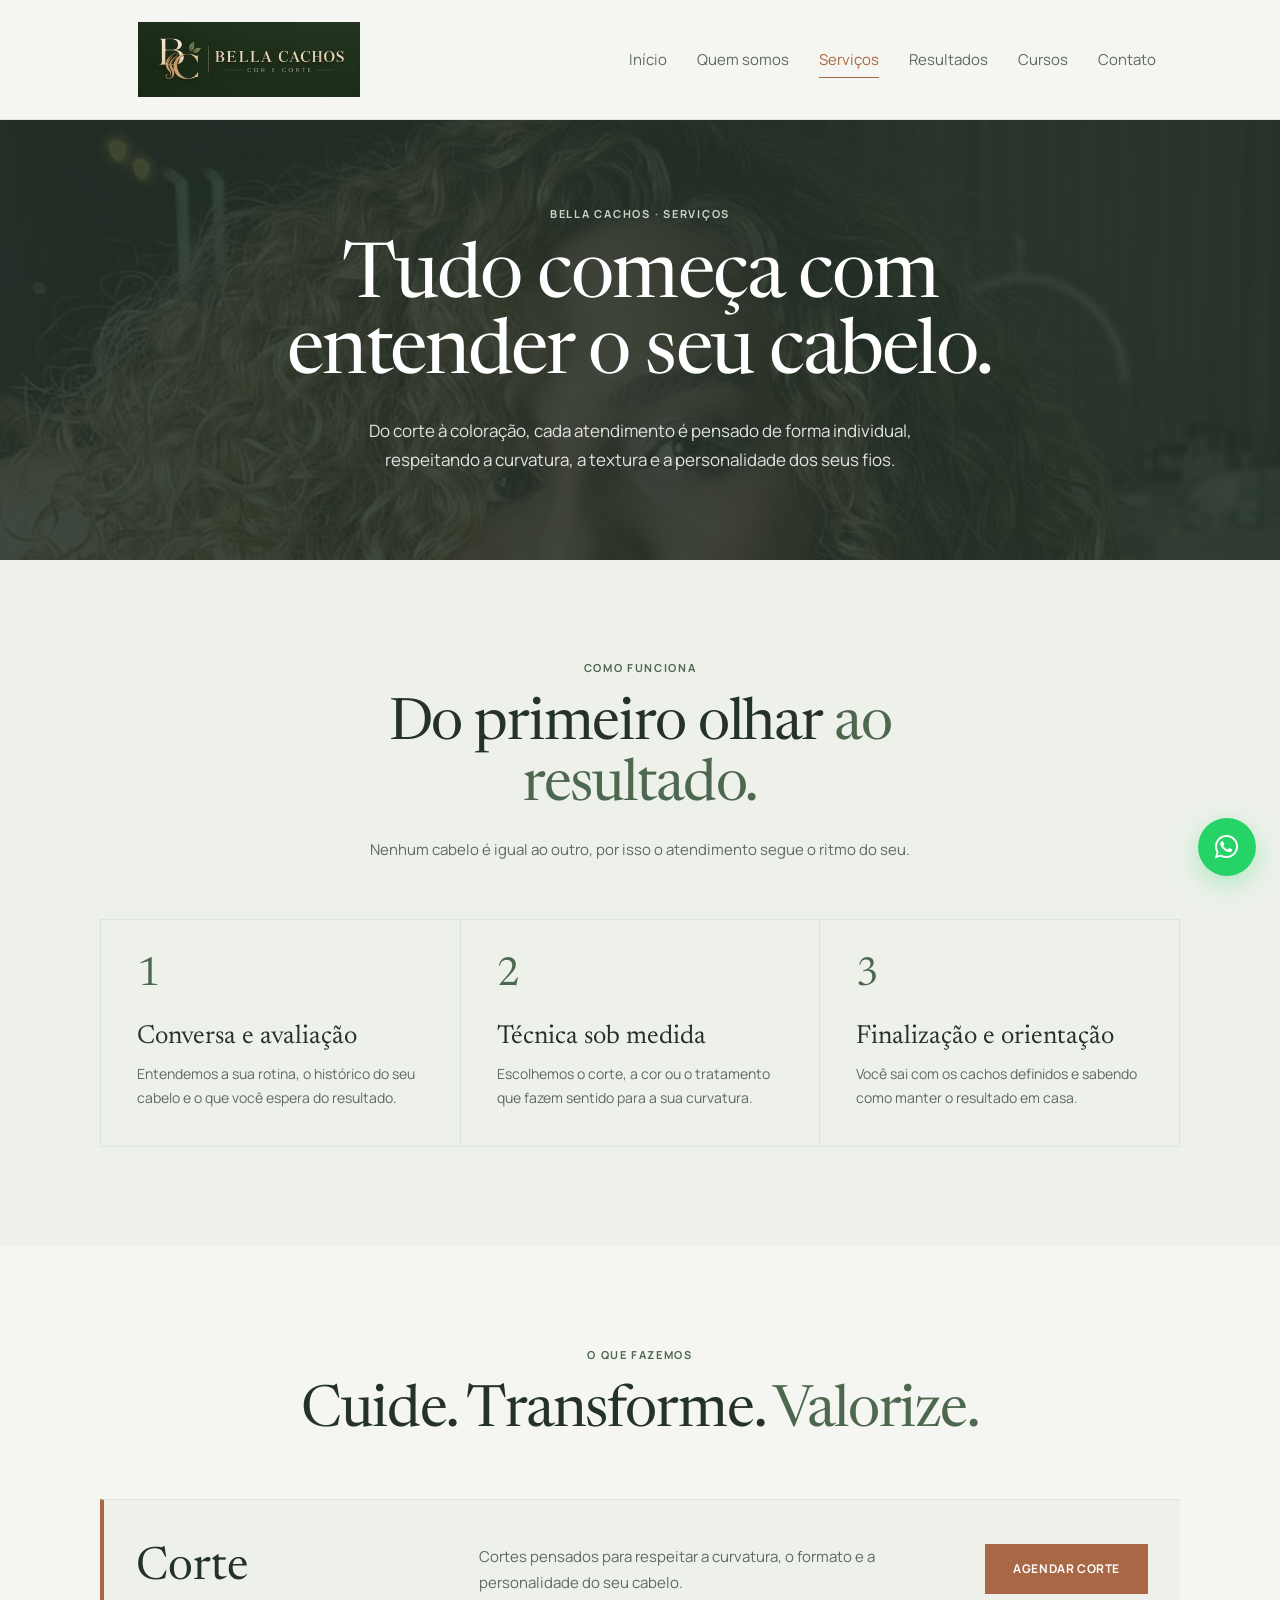
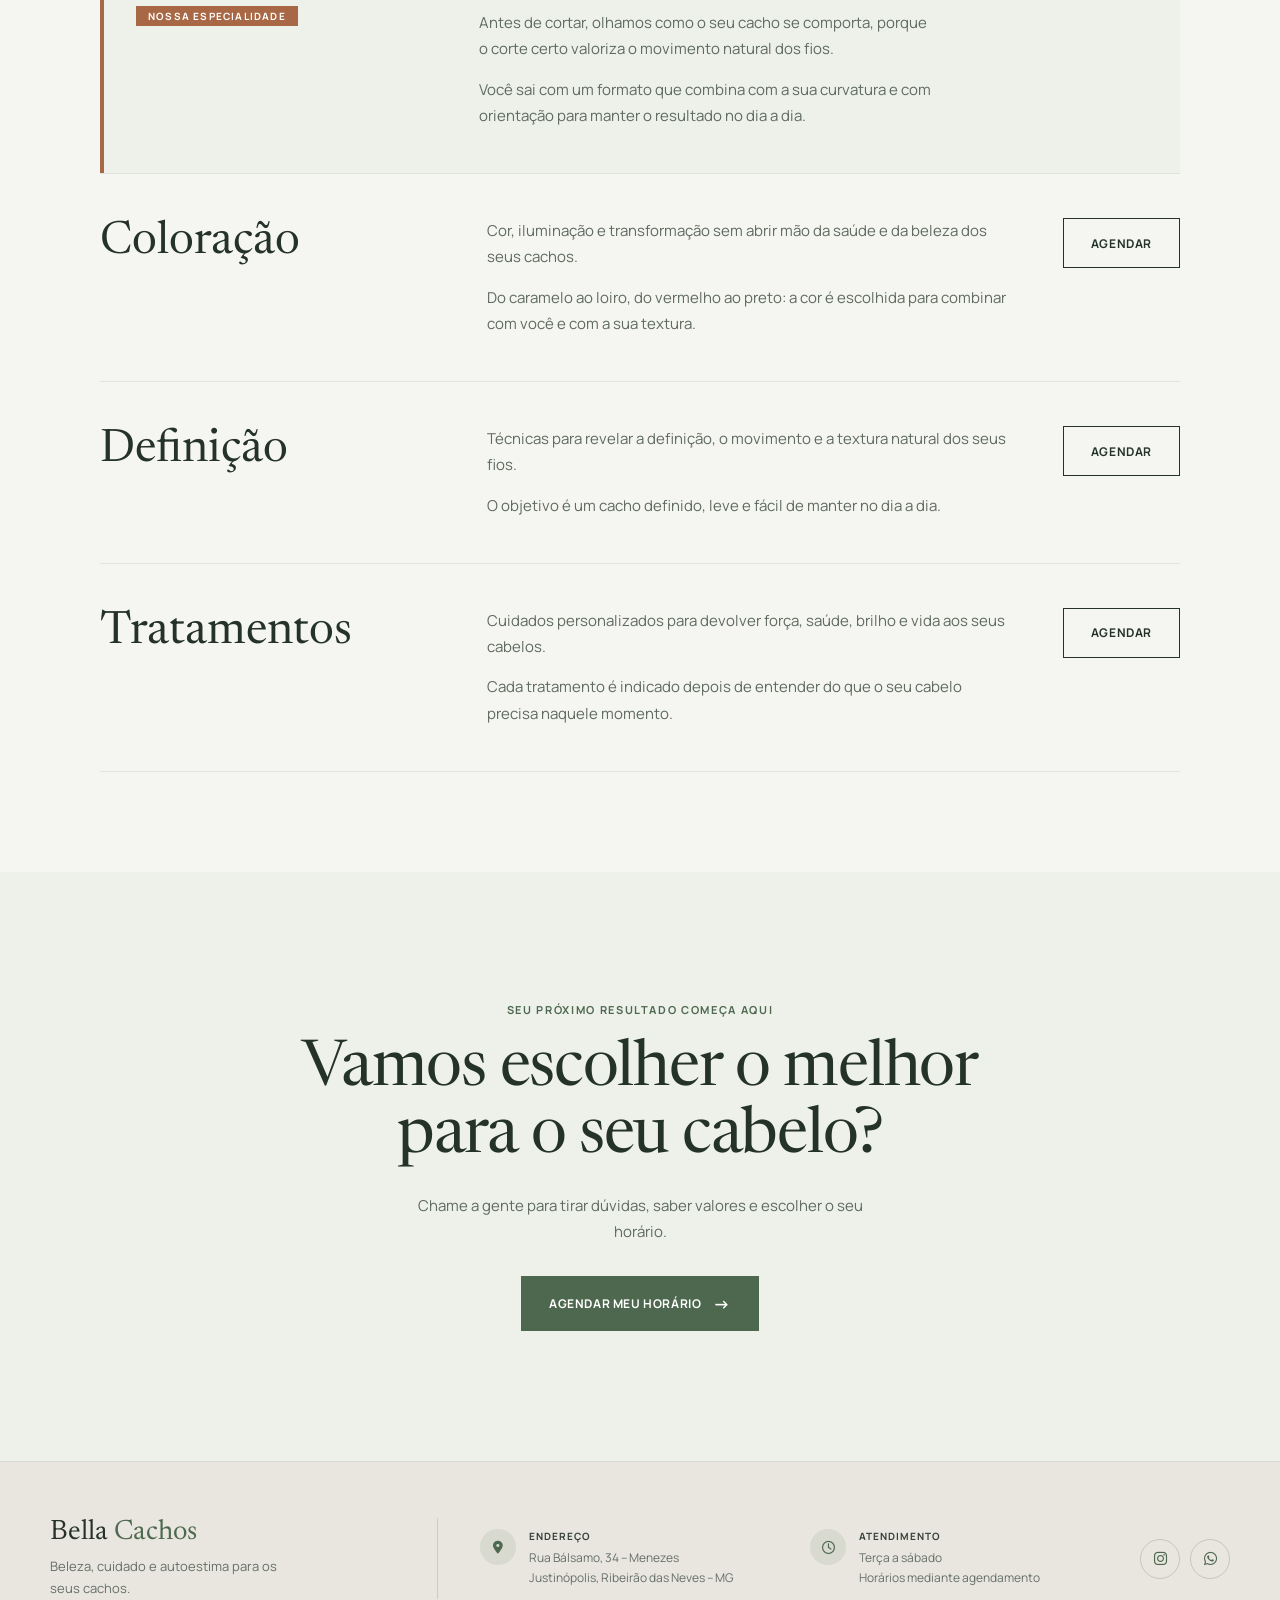
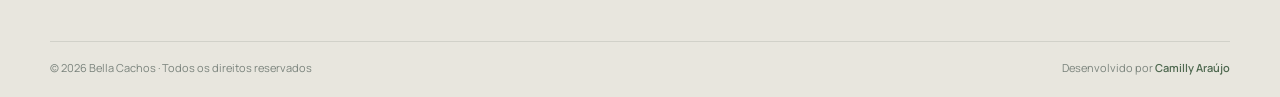
<file: servicos.html>
<!DOCTYPE html>
<html lang="pt-BR">
<head>
    <meta charset="UTF-8">
    <meta name="viewport" content="width=device-width, initial-scale=1, viewport-fit=cover">
    <title>Serviços | Bella Cachos</title>
    <meta name="description" content="Corte, coloração, definição e tratamentos para cabelos crespos e cacheados na Bella Cachos.">
    <link rel="icon" type="image/png" href="img/favicon.png">
    <link rel="preconnect" href="https://fonts.googleapis.com">
    <link rel="preconnect" href="https://fonts.gstatic.com" crossorigin>
    <link href="https://fonts.googleapis.com/css2?family=Newsreader:ital,opsz,wght@0,6..72,400;0,6..72,500;1,6..72,400&family=Manrope:wght@400;500;600;700&display=swap" rel="stylesheet">
    <link rel="stylesheet" href="https://cdnjs.cloudflare.com/ajax/libs/font-awesome/6.5.2/css/all.min.css">
    <link rel="stylesheet" href="css/style.css">
    <link rel="stylesheet" href="css/paginas.css">
    <script src="js/script.js" defer></script>
</head>
<body>

    <header>
        <div class="nav">
            <a href="index.html" class="logo">
                <img src="img/logo-bella-cachos.png" alt="Bella Cachos — Cor e Corte">
            </a>
            <button class="menu-toggle" type="button" aria-label="Abrir menu" aria-expanded="false" aria-controls="menu">
                <span></span><span></span><span></span>
            </button>
            <nav class="menu" id="menu" aria-label="Menu principal">
                <a href="index.html">Início</a>
                <a href="quem-somos.html">Quem somos</a>
                <a href="servicos.html" class="ativo" aria-current="page">Serviços</a>
                <a href="resultados.html">Resultados</a>
                <!-- PRODUTOS OCULTO por enquanto. Para voltar a exibir, remova os marcadores de comentário: <a href="produtos.html">Produtos</a> -->
                <a href="cursos.html">Cursos</a>
                <a href="contato.html">Contato</a>
            </nav>
        </div>
    </header>

    <main>
        <section class="page-hero">
            <div class="page-hero-content">
                <span class="eyebrow">Bella Cachos · Serviços</span>
                <h1>Tudo começa com entender o seu cabelo.</h1>
                <p>Do corte à coloração, cada atendimento é pensado de forma individual, respeitando a curvatura, a textura e a personalidade dos seus fios.</p>
            </div>
        </section>

        <section class="section section-alt">
            <div class="container">
                <div class="cabecalho">
                    <span class="section-label">Como funciona</span>
                    <h2 class="titulo">Do primeiro olhar <em>ao resultado.</em></h2>
                    <p class="lead">Nenhum cabelo é igual ao outro, por isso o atendimento segue o ritmo do seu.</p>
                </div>
                <div class="passos">
                    <div class="passo">
                        <span class="passo-numero">1</span>
                        <h3>Conversa e avaliação</h3>
                        <p>Entendemos a sua rotina, o histórico do seu cabelo e o que você espera do resultado.</p>
                    </div>
                    <div class="passo">
                        <span class="passo-numero">2</span>
                        <h3>Técnica sob medida</h3>
                        <p>Escolhemos o corte, a cor ou o tratamento que fazem sentido para a sua curvatura.</p>
                    </div>
                    <div class="passo">
                        <span class="passo-numero">3</span>
                        <h3>Finalização e orientação</h3>
                        <p>Você sai com os cachos definidos e sabendo como manter o resultado em casa.</p>
                    </div>
                </div>
            </div>
        </section>

        <section class="section">
            <div class="container">
                <div class="cabecalho">
                    <span class="section-label">O que fazemos</span>
                    <h2 class="titulo">Cuide. Transforme. <em>Valorize.</em></h2>
                </div>
                <article class="servico servico-destaque" id="corte">
                    <h3>Corte <span class="servico-selo">Nossa especialidade</span></h3>
                    <div>
                        <p>Cortes pensados para respeitar a curvatura, o formato e a personalidade do seu cabelo.</p>
                        <p>Antes de cortar, olhamos como o seu cacho se comporta, porque o corte certo valoriza o movimento natural dos fios.</p>
                        <p>Você sai com um formato que combina com a sua curvatura e com orientação para manter o resultado no dia a dia.</p>
                    </div>
                    <a href="contato.html?servico=Corte" class="button">Agendar corte</a>
                </article>
                <article class="servico" id="coloracao">
                    <h3>Coloração</h3>
                    <div>
                        <p>Cor, iluminação e transformação sem abrir mão da saúde e da beleza dos seus cachos.</p>
                        <p>Do caramelo ao loiro, do vermelho ao preto: a cor é escolhida para combinar com você e com a sua textura.</p>
                    </div>
                    <a href="contato.html?servico=Coloração" class="button button-outline">Agendar</a>
                </article>
                <article class="servico" id="definicao">
                    <h3>Definição</h3>
                    <div>
                        <p>Técnicas para revelar a definição, o movimento e a textura natural dos seus fios.</p>
                        <p>O objetivo é um cacho definido, leve e fácil de manter no dia a dia.</p>
                    </div>
                    <a href="contato.html?servico=Definição" class="button button-outline">Agendar</a>
                </article>
                <article class="servico" id="tratamentos">
                    <h3>Tratamentos</h3>
                    <div>
                        <p>Cuidados personalizados para devolver força, saúde, brilho e vida aos seus cabelos.</p>
                        <p>Cada tratamento é indicado depois de entender do que o seu cabelo precisa naquele momento.</p>
                    </div>
                    <a href="contato.html?servico=Tratamentos" class="button button-outline">Agendar</a>
                </article>
            </div>
        </section>

        <section class="final-cta section-alt">
            <div class="final-cta-content">
                <span class="section-label">Seu próximo resultado começa aqui</span>
                <h2>Vamos escolher o melhor para o seu cabelo?</h2>
                <p>Chame a gente para tirar dúvidas, saber valores e escolher o seu horário.</p>
                <a href="contato.html" class="final-button">Agendar meu horário <span>→</span></a>
            </div>
        </section>
    </main>

    <footer class="footer">
        <div class="footer-container">
            <div class="footer-brand">
                <h3>Bella <span>Cachos</span></h3>
                <p>Beleza, cuidado e autoestima para os seus cachos.</p>
            </div>
            <div class="footer-info">
                <div class="footer-icon"><i class="fa-solid fa-location-dot"></i></div>
                <div>
                    <span>ENDEREÇO</span>
                    <p>Rua Bálsamo, 34 – Menezes<br>Justinópolis, Ribeirão das Neves – MG</p>
                </div>
            </div>
            <div class="footer-info">
                <div class="footer-icon"><i class="fa-regular fa-clock"></i></div>
                <div>
                    <span>ATENDIMENTO</span>
                    <p>Terça a sábado<br>Horários mediante agendamento</p>
                </div>
            </div>
            <div class="footer-social">
                <a href="https://instagram.com/" data-instagram aria-label="Instagram"><i class="fa-brands fa-instagram"></i></a>
                <a href="https://wa.me/" data-whatsapp aria-label="WhatsApp"><i class="fa-brands fa-whatsapp"></i></a>
            </div>
        </div>
        <div class="footer-bottom">
            <p>© 2026 Bella Cachos · Todos os direitos reservados</p>
            <p>Desenvolvido por <strong>Camilly Araújo</strong></p>
        </div>
    </footer>

    <a href="https://wa.me/" data-whatsapp class="whatsapp-float" aria-label="Falar com a Bella Cachos pelo WhatsApp">
        <i class="fa-brands fa-whatsapp"></i>
    </a>
</body>
</html>
</file>
<file: css/style.css>
/* =========================================
   BELLA CACHOS
   STYLE.CSS
   ========================================= */


/* =========================================
   VARIÁVEIS
   ========================================= */

:root {

    --bg: #F5F6F1;
    --card: #FFFFFF;

    --ink: #243229;
    --muted: #5F6A61;

    --accent: #4E684F;
    --accent-soft: #C9D7C8;

    --line: #DDE5DC;
    --panel: #EDF1EA;
    --terracota: #A96845;
    --terracota-escuro: #8F5538;

    box-sizing: border-box;

    padding-top: env(safe-area-inset-top, 0px);
    padding-bottom: env(safe-area-inset-bottom, 0px);
}


/* =========================================
   RESET
   ========================================= */

html {
    scroll-padding-top: env(safe-area-inset-top, 0px);
}

* {
    box-sizing: border-box;
}

body {

    margin: 0;

    background: var(--bg);

    color: var(--ink);

    font-family:
        'Manrope',
        ui-sans-serif,
        system-ui,
        sans-serif;
}

h1,
h2,
h3 {

    font-family:
        'Newsreader',
        Georgia,
        serif;

    font-weight: 400;

    margin: 0;
}

p {
    margin: 0;
}

a {

    color: inherit;

    text-decoration: none;
}


/* =========================================
   HEADER
   ========================================= */

header {
    position: sticky;
    top: 0;
    z-index: 1000;

    height: 120px;

    background: var(--bg);
    border-bottom: 1px solid rgba(0, 0, 0, 0.08);

    display: flex;
    align-items: center;
}


.nav {
    width: 100%;
    max-width: 1080px;
    height: 100%;
    margin: 0 auto;
    padding: 0 24px;

    display: flex;
    align-items: center;
    justify-content: space-between;
}


/* =========================================
   LOGO
   ========================================= */

.logo {
    display: flex;
    align-items: center;
    height: 100%;
}

.logo img {
    width: 250px;
    height: auto;

    max-height: 75px;
    object-fit: contain;

    display: block;
}

.menu {

    display: flex;

    gap: 30px;

    font-size: 15px;

    color: var(--muted);

    flex-wrap: wrap;
}


.menu a {
    transition: color 0.2s ease;
}


.menu a:hover {
    color: var(--accent);
}


/* =========================================
   CONTAINER
   ========================================= */

.wrap {

    max-width: 1080px;

    margin: 0 auto;

    padding: 0 24px;
}


/* =========================================
   HERO
   ========================================= */

.hero {

    position: relative;

    width: 100%;

    min-height: 650px;

    overflow: hidden;

    display: flex;

    align-items: stretch;

    background: #243229;

}


/* =========================================
   CONTEÚDO
   ========================================= */

.hero-content {

    position: relative;

    z-index: 3;

    width: 52%;

    min-height: 650px;

    display: flex;

    flex-direction: column;

    justify-content: center;

    padding:
        70px 40px 80px
        max(40px, calc((100vw - 1080px) / 2));

    color: #fff;

    background:
        linear-gradient(
            90deg,
            #243229 0%,
            #35231C 72%,
            rgba(53, 35, 28, 0.96) 88%,
            rgba(53, 35, 28, 0) 100%
        );
}


/* =========================================
   KICKER
   ========================================= */

.hero .kicker {

    color: #C9D7C8;

    font-size: 11px;

    font-weight: 700;

    letter-spacing: 0.16em;

    text-transform: uppercase;

    margin-bottom: 22px;
}


/* =========================================
   TÍTULO
   ========================================= */

.hero h1 {

    margin: 0;

    max-width: 620px;

    font-family:
        'Newsreader',
        Georgia,
        serif;

    font-size: clamp(52px, 6vw, 78px);

    line-height: 0.98;

    letter-spacing: -0.025em;

    font-weight: 400;

    color: #fff;
}


.hero h1 em {

    font-style: normal;

    color: #AFC5AD;
}


/* =========================================
   DESCRIÇÃO
   ========================================= */

.hero-description {

    max-width: 460px;

    margin-top: 27px;

    color: rgba(255, 255, 255, 0.88);

    font-size: 15px;

    line-height: 1.7;
}


/* =========================================
   BOTÕES
   ========================================= */

.hero-actions {

    display: flex;

    align-items: center;

    gap: 14px;

    margin-top: 30px;

    flex-wrap: wrap;
}


/* BOTÃO PRINCIPAL */

.hero .cta {

    display: inline-flex;

    align-items: center;

    justify-content: center;

    gap: 12px;

    min-height: 49px;

    padding:
        0 26px;

    margin-top: 0;

    background: #A96845;

    color: #fff;

    border-radius: 0;

    font-size: 12px;

    font-weight: 700;

    letter-spacing: 0.05em;

    text-transform: uppercase;

    transition:
        background 0.2s ease,
        transform 0.2s ease;
}


.hero .cta span {

    font-size: 17px;

    line-height: 1;
}


.hero .cta:hover {
    background: #8F5538;
    transform: translateY(-2px);
}


/* =========================================
   BOTÃO SECUNDÁRIO
   ========================================= */

.cta-secondary {

    display: inline-flex;

    align-items: center;

    justify-content: center;

    min-height: 49px;

    padding:
        0 24px;

    border: 1px solid rgba(255, 255, 255, 0.65);

    color: #fff;

    font-size: 12px;

    font-weight: 700;

    letter-spacing: 0.05em;

    text-transform: uppercase;

    transition:
        background 0.2s ease,
        color 0.2s ease;
}


.cta-secondary:hover {

    background: #fff;

    color: var(--ink);
}


/* =========================================
   FOTO
   ========================================= */

.hero-photo {

    position: absolute;

    z-index: 1;

    top: 0;

    right: 0;

    width: 61%;

    height: 100%;

    overflow: hidden;
}


.hero-photo::after {

    content: "";

    position: absolute;

    inset: 0;

    background:
        linear-gradient(
            90deg,
            #243229 0%,
            rgba(43, 29, 22, 0.65) 8%,
            rgba(43, 29, 22, 0.08) 30%,
            rgba(43, 29, 22, 0) 55%
        );

    pointer-events: none;
}


.hero-photo img {

    width: 100%;

    height: 100%;

    display: block;

    object-fit: cover;

    object-position: center center;
}


/* =========================================
   TABLET
   ========================================= */

@media (max-width: 900px) {

    .hero {

        min-height: 620px;
    }


    .hero-content {

        width: 58%;

        min-height: 620px;

        padding:
            70px 32px;
    }


    .hero-photo {

        width: 65%;
    }


    .hero h1 {

        font-size: 60px;
    }

}


/* =========================================
   MOBILE
   ========================================= */

@media (max-width: 760px) {

    .hero {

        min-height: 720px;

        display: flex;

        align-items: flex-end;

        background: #243229;
    }


    .hero-photo {

        width: 100%;

        height: 100%;

        z-index: 1;
    }


    .hero-photo img {

        object-position: center top;
    }


    .hero-photo::after {

        background:
            linear-gradient(
                180deg,
                rgba(43, 29, 22, 0.05) 0%,
                rgba(43, 29, 22, 0.10) 25%,
                rgba(43, 29, 22, 0.62) 58%,
                rgba(43, 29, 22, 0.95) 100%
            );
    }


    .hero-content {

        width: 100%;

        min-height: auto;

        padding:
            50px 24px 48px;

        background:
            linear-gradient(
                180deg,
                rgba(43, 29, 22, 0) 0%,
                rgba(43, 29, 22, 0.82) 25%,
                #243229 100%
            );
    }


    .hero .kicker {

        font-size: 9px;

        letter-spacing: 0.13em;

        margin-bottom: 17px;
    }


    .hero h1 {

        font-size: 48px;

        line-height: 0.98;
    }


    .hero-description {

        max-width: 360px;

        margin-top: 20px;

        font-size: 14px;

        line-height: 1.6;
    }


    .hero-actions {

        margin-top: 24px;

        gap: 10px;
    }


    .hero .cta {

        min-height: 46px;

        padding:
            0 20px;
    }


    .cta-secondary {

        min-height: 46px;

        padding:
            0 18px;
    }

}


/* =========================================
   MOBILE PEQUENO
   ========================================= */

@media (max-width: 480px) {

    .hero {

        min-height: 680px;
    }


    .hero-photo img {

        object-position: 50% top;
    }


    .hero-content {

        padding:
            40px 20px 42px;
    }


    .hero h1 {

        font-size: 42px;
    }


    .hero-description {

        font-size: 13px;
    }


    .hero-actions {

        flex-direction: column;

        align-items: stretch;

        max-width: 300px;
    }


    .hero .cta,
    .cta-secondary {

        width: 100%;
    }

}

/* =========================================
   SEÇÃO INTRO
   ========================================= */

.intro-section {

    max-width: 1080px;

    margin: 0 auto;

    padding: 110px 24px;

    display: grid;

    grid-template-columns: 0.95fr 1fr;

    gap: 90px;

    align-items: center;
}


.intro-image {

    height: 570px;

    overflow: hidden;

    border-radius: 3px;
}


.intro-image img {

    width: 100%;

    height: 100%;

    object-fit: cover;

    display: block;
}


.intro-content {

    max-width: 500px;
}


.section-label {

    display: block;

    color: var(--accent);

    font-size: 11px;

    font-weight: 700;

    letter-spacing: 0.15em;

    text-transform: uppercase;

    margin-bottom: 20px;
}


.intro-content h2,
.section-heading h2,
.about-content h2,
.final-cta h2 {

    font-family:
        'Newsreader',
        Georgia,
        serif;

    font-weight: 400;

    line-height: 1.05;

    letter-spacing: -0.02em;
}


.intro-content h2 {

    font-size: clamp(42px, 4.5vw, 62px);

    max-width: 430px;
}


.intro-content p {

    margin-top: 24px;

    color: var(--muted);

    font-size: 15px;

    line-height: 1.75;
}


.text-link {

    display: inline-flex;

    align-items: center;

    gap: 12px;

    margin-top: 30px;

    color: var(--ink);

    font-size: 12px;

    font-weight: 700;

    text-transform: uppercase;

    letter-spacing: 0.05em;

    border-bottom: 1px solid var(--ink);

    padding-bottom: 7px;
}


.text-link span {

    color: var(--accent);

    font-size: 17px;
}


/* =========================================
   CABEÇALHOS DE SEÇÃO
   ========================================= */

.section-heading {

    max-width: 650px;

    margin: 0 auto;

    text-align: center;
}


.section-heading h2 {

    font-size: clamp(42px, 5vw, 64px);
}


.section-heading h2 em {

    font-style: normal;

    color: var(--accent);
}


.section-heading p {

    max-width: 520px;

    margin: 22px auto 0;

    color: var(--muted);

    font-size: 14px;

    line-height: 1.7;
}


/* =========================================
   RESULTADOS
   ========================================= */

.results-section {

    padding: 110px 24px;

    background: #EDF1EA;
}


.results-grid {

    max-width: 1080px;

    margin: 60px auto 0;

    display: grid;

    grid-template-columns: 1fr 1fr 1fr;

    grid-template-rows: 260px 260px;

    gap: 12px;
}


.result-card {

    overflow: hidden;

    background: #C9D7C8;
}


.result-card img {

    width: 100%;

    height: 100%;

    object-fit: cover;

    display: block;

    transition: transform 0.5s ease;
}


.result-card:hover img {

    transform: scale(1.04);
}


.result-large {

    grid-row: span 2;
}


.result-wide {

    grid-column: span 2;
}


.center-action {

    display: flex;

    justify-content: center;

    margin-top: 40px;
}


.outline-button {

    display: inline-flex;

    align-items: center;

    gap: 12px;

    padding: 15px 25px;

    border: 1px solid var(--ink);

    color: var(--ink);

    font-size: 12px;

    font-weight: 700;

    text-transform: uppercase;

    letter-spacing: 0.05em;
}


.outline-button span {

    color: var(--accent);

    font-size: 17px;
}


/* =========================================
   SERVIÇOS
   ========================================= */

.services-section {

    max-width: 1080px;

    margin: 0 auto;

    padding: 120px 24px;
}


.services-heading {

    margin-bottom: 65px;
}


.services-grid {

    display: grid;

    grid-template-columns: repeat(2, 1fr);

    border-top: 1px solid var(--line);

    border-left: 1px solid var(--line);
}


.service-card {

    min-height: 270px;

    padding: 35px;

    border-right: 1px solid var(--line);

    border-bottom: 1px solid var(--line);

    transition:
        background 0.25s ease;
}


.service-card:hover {

    background: #EDF1EA;
}


.service-number {

    display: block;

    color: var(--accent);

    font-family: 'Newsreader', serif;

    font-size: 17px;

    margin-bottom: 35px;
}


.service-card h3 {

    font-family:
        'Newsreader',
        Georgia,
        serif;

    font-size: 36px;

    font-weight: 400;

    margin: 0;
}


.service-card p {

    max-width: 400px;

    margin-top: 15px;

    color: var(--muted);

    font-size: 14px;

    line-height: 1.7;
}


.service-card a {

    display: inline-flex;

    gap: 9px;

    margin-top: 25px;

    color: var(--ink);

    font-size: 11px;

    font-weight: 700;

    text-transform: uppercase;

    letter-spacing: 0.05em;
}


.service-card a span {

    color: var(--accent);

    font-size: 16px;
}


/* =========================================
   SOBRE A IZABELLA
   ========================================= */

.about-section {

    display: grid;

    grid-template-columns: 1fr 1fr;

    min-height: 650px;

    background: #243229;

    color: #fff;
}


.about-content {

    display: flex;

    flex-direction: column;

    justify-content: center;

    padding:
        100px
        max(60px, calc((100vw - 1080px) / 2));
}


.about-content .section-label {

    color: #AFC5AD;
}


.about-content h2 {

    font-size: clamp(50px, 5vw, 70px);

    max-width: 480px;
}


.about-content h2 em {

    font-style: normal;

    color: #AFC5AD;
}


.about-content p {

    max-width: 500px;

    margin-top: 24px;

    color: rgba(255,255,255,0.72);

    font-size: 14px;

    line-height: 1.8;
}


.about-content .text-link {

    width: fit-content;

    color: #fff;

    border-color: rgba(255,255,255,0.5);
}


.about-image {

    min-height: 650px;

    overflow: hidden;
}


.about-image img {

    width: 100%;

    height: 100%;

    object-fit: cover;

    display: block;
}


/* =========================================
   PRODUTOS + CURSOS
   ========================================= */

.extras-section {

    max-width: 1080px;

    margin: 0 auto;

    padding: 110px 24px;
}


.extras-grid {

    display: grid;

    grid-template-columns: 1fr 1fr;

    gap: 14px;
}


.extra-card {

    min-height: 390px;

    padding: 45px;

    display: flex;

    align-items: flex-end;

    background: #C9D7C8;

    color: var(--ink);
}


.extra-card-dark {

    background: #34483A;

    color: #fff;
}


.extra-card .section-label {

    color: var(--accent);
}


.extra-card-dark .section-label {

    color: #AFC5AD;
}


.extra-content h2 {

    font-family:
        'Newsreader',
        Georgia,
        serif;

    font-size: 52px;

    font-weight: 400;

    margin: 0;
}


.extra-content p {

    max-width: 370px;

    margin-top: 14px;

    font-size: 14px;

    line-height: 1.7;

    opacity: 0.75;
}


.extra-link {

    display: inline-block;

    margin-top: 25px;

    font-size: 11px;

    font-weight: 700;

    text-transform: uppercase;

    letter-spacing: 0.05em;
}


/* =========================================
   AVALIAÇÕES
   ========================================= */

.reviews-section {

    padding: 110px 24px;

    background: #EDF1EA;
}


.reviews-grid {

    max-width: 1080px;

    margin: 60px auto 0;

    display: grid;

    grid-template-columns: repeat(3, 1fr);

    gap: 14px;
}


.review-card {

    padding: 30px;

    background: #fff;

    border: 1px solid var(--line);
}


.review-top {

    display: flex;

    align-items: center;

    gap: 12px;

    margin-bottom: 24px;
}


.review-avatar {

    width: 38px;

    height: 38px;

    border-radius: 50%;

    display: flex;

    align-items: center;

    justify-content: center;

    background: #C9D7C8;

    color: var(--ink);

    font-family: 'Newsreader', serif;

    font-size: 17px;
}


.review-card strong {

    font-size: 13px;
}


.review-stars {

    margin-top: 3px;

    color: var(--accent);

    font-size: 11px;

    letter-spacing: 1px;
}


.review-card p {

    color: var(--muted);

    font-size: 14px;

    line-height: 1.7;
}


/* =========================================
   CTA FINAL
   ========================================= */

.final-cta {

    padding: 130px 24px;

    background: #F5F6F1;

    text-align: center;
}


.final-cta-content {

    max-width: 760px;

    margin: 0 auto;
}


.final-cta h2 {

    font-size: clamp(44px, 5vw, 68px);
}


.final-cta p {

    max-width: 500px;

    margin: 22px auto 0;

    color: var(--muted);

    font-size: 15px;

    line-height: 1.7;
}


.final-button {

    display: inline-flex;

    align-items: center;

    gap: 12px;

    margin-top: 32px;

    padding: 16px 28px;

    background: var(--accent);

    color: #fff;

    font-size: 12px;

    font-weight: 700;

    text-transform: uppercase;

    letter-spacing: 0.05em;
}


.final-button span {

    font-size: 17px;
}


/* =========================================
   RESPONSIVO
   ========================================= */

@media (max-width: 800px) {

    .intro-section {

        grid-template-columns: 1fr;

        gap: 45px;

        padding: 80px 24px;
    }


    .intro-image {

        height: 450px;

        order: 2;
    }


    .intro-content {

        order: 1;
    }


    .results-grid {

        grid-template-columns: 1fr 1fr;

        grid-template-rows: 300px 220px 220px;
    }


    .result-large {

        grid-row: span 1;
    }


    .result-wide {

        grid-column: span 2;
    }


    .services-section {

        padding: 80px 24px;
    }


    .about-section {

        grid-template-columns: 1fr;
    }


    .about-content {

        padding: 80px 24px;
    }


    .about-image {

        min-height: 500px;
    }


    .extras-grid {

        grid-template-columns: 1fr;
    }


    .reviews-grid {

        grid-template-columns: 1fr;
    }

}

@media (max-width: 600px) {

    .results-section,
    .reviews-section {

        padding: 80px 20px;
    }


    .results-grid {

        display: grid;

        grid-template-columns: 1fr 1fr;

        grid-template-rows: 260px 260px;

        gap: 8px;

        margin-top: 40px;
    }


    .result-large {

        grid-column: span 2;
    }


    .result-wide {

        grid-column: span 1;
    }


    .services-grid {

        grid-template-columns: 1fr;
    }


    .service-card {

        min-height: 240px;

        padding: 28px;
    }


    .extras-section {

        padding: 80px 20px;
    }


    .extra-card {

        min-height: 320px;

        padding: 30px;
    }


    .extra-content h2 {

        font-size: 44px;
    }


    .footer-bottom {

        flex-direction: column;

        gap: 8px;

        text-align: center;
    }

}

/* =========================================================
   FOOTER
   ========================================================= */

.footer {
    width: 100%;
    margin: 0;
    background: #E8E6DE;
    color: #2F3A31;
    border-top: 1px solid #D5D9D1;
}

.footer-container {
    width: min(1180px, calc(100% - 48px));
    margin: 0 auto;
    padding: 56px 0 42px;

    display: grid;
    grid-template-columns: 1.35fr 1fr 1fr auto;
    align-items: center;
    gap: 42px;
}

.footer-brand {
    padding-right: 38px;
    border-right: 1px solid rgba(47, 58, 49, 0.14);
}

.footer-brand h3 {
    margin: 0 0 10px;
    font-family: 'Newsreader', Georgia, serif;
    font-size: 28px;
    font-weight: 400;
    color: #263229;
}

.footer-brand h3 span {
    color: var(--accent);
}

.footer-brand p {
    max-width: 240px;
    color: #667067;
    font-size: 13px;
    line-height: 1.65;
}

.footer-info {
    display: flex;
    align-items: flex-start;
    gap: 13px;
}

.footer-icon {
    width: 36px;
    height: 36px;
    flex-shrink: 0;

    display: flex;
    align-items: center;
    justify-content: center;

    border-radius: 50%;
    background: rgba(78, 104, 79, 0.10);
    color: var(--accent);
    font-size: 13px;
}

.footer-info span {
    display: block;
    margin-bottom: 5px;

    color: #344138;
    font-size: 10px;
    font-weight: 700;
    letter-spacing: .10em;
}

.footer-info p {
    color: #667067;
    font-size: 12px;
    line-height: 1.65;
}

.footer-social {
    display: flex;
    gap: 10px;
}

.footer-social a {
    width: 40px;
    height: 40px;

    display: flex;
    align-items: center;
    justify-content: center;

    border: 1px solid rgba(47, 58, 49, 0.18);
    border-radius: 50%;

    color: var(--accent);
    font-size: 15px;

    transition: .25s ease;
}

.footer-social a:hover {
    background: var(--accent);
    border-color: var(--accent);
    color: #fff;
    transform: translateY(-2px);
}

.footer-bottom {
    width: min(1180px, calc(100% - 48px));
    margin: 0 auto;
    padding: 18px 0 22px;

    border-top: 1px solid rgba(47, 58, 49, 0.12);

    display: flex;
    align-items: center;
    justify-content: space-between;
    gap: 20px;
}

.footer-bottom p {
    margin: 0;
    color: #7A837C;
    font-size: 11px;
}

.footer-bottom strong {
    color: var(--accent);
    font-weight: 600;
}

/* =========================================================
   WHATSAPP FLUTUANTE
   ========================================================= */

.whatsapp-float {
    position: fixed;
    right: 24px;
    bottom: 24px;
    z-index: 999;

    width: 58px;
    height: 58px;

    display: flex;
    align-items: center;
    justify-content: center;

    border-radius: 50%;
    background: #25D366;
    color: #fff;

    font-size: 27px;
    text-decoration: none;

    box-shadow: 0 8px 25px rgba(37, 211, 102, .30);
    transition: transform .25s ease, box-shadow .25s ease;
}

.whatsapp-float:hover {
    transform: translateY(-4px) scale(1.04);
    box-shadow: 0 12px 30px rgba(37, 211, 102, .40);
}

/* =========================================================
   FOOTER / WHATSAPP - RESPONSIVO
   ========================================================= */

@media (max-width: 800px) {
    .footer-container {
        grid-template-columns: 1fr 1fr;
        gap: 30px;
    }

    .footer-brand {
        border-right: none;
        padding-right: 0;
    }
}

@media (max-width: 600px) {
    .footer-container {
        width: calc(100% - 40px);
        grid-template-columns: 1fr;
        gap: 26px;
        padding: 42px 0 30px;
    }

    .footer-brand {
        padding-bottom: 24px;
        border-right: none;
        border-bottom: 1px solid rgba(47, 58, 49, 0.12);
    }

    .footer-bottom {
        width: calc(100% - 40px);
        flex-direction: column;
        align-items: flex-start;
        gap: 8px;
        padding: 18px 0 24px;
    }

    .footer-social {
        padding-top: 4px;
    }

    .whatsapp-float {
        width: 54px;
        height: 54px;
        right: 18px;
        bottom: 18px;
        font-size: 24px;
    }
}


/* =========================================
   NAVEGAÇÃO: LINK ATIVO, FOCO, MOVIMENTO
   ========================================= */

.menu a { position: relative; }

.menu a::after {
    content: "";
    position: absolute;
    left: 0;
    bottom: -8px;
    width: 0;
    height: 1px;
    background: var(--terracota);
    transition: width 0.2s ease;
}

.menu a:hover::after,
.menu a.ativo::after { width: 100%; }

.menu a.ativo { color: var(--terracota); }

a:focus-visible,
button:focus-visible,
summary:focus-visible {
    outline: 2px solid var(--terracota);
    outline-offset: 3px;
}

@media (prefers-reduced-motion: reduce) {
    * { transition: none !important; scroll-behavior: auto !important; }
}


/* =========================================
   MENU MOBILE (botão hambúrguer)
   ========================================= */

.menu-toggle {
    display: none;
    width: 44px;
    height: 44px;
    padding: 0;
    border: 1px solid var(--line);
    background: transparent;
    cursor: pointer;
    flex-direction: column;
    align-items: center;
    justify-content: center;
    gap: 5px;
}

.menu-toggle span {
    display: block;
    width: 20px;
    height: 2px;
    background: var(--ink);
    transition: transform 0.25s ease, opacity 0.2s ease;
}

.menu-toggle[aria-expanded="true"] span:nth-child(1) { transform: translateY(7px) rotate(45deg); }
.menu-toggle[aria-expanded="true"] span:nth-child(2) { opacity: 0; }
.menu-toggle[aria-expanded="true"] span:nth-child(3) { transform: translateY(-7px) rotate(-45deg); }

@media (max-width: 900px) {

    header { height: 84px; }

    .logo img { width: 170px; }

    .menu-toggle { display: flex; }

    .menu {
        display: none;
        position: absolute;
        top: 100%;
        left: 0;
        right: 0;
        flex-direction: column;
        gap: 0;
        padding: 8px 24px 20px;
        background: var(--bg);
        border-bottom: 1px solid var(--line);
        box-shadow: 0 18px 30px rgba(36, 50, 41, 0.08);
    }

    .menu.aberto { display: flex; }

    .menu a {
        padding: 15px 0;
        border-bottom: 1px solid var(--line);
        font-size: 16px;
    }

    .menu a:last-child { border-bottom: 0; }

    .menu a::after { display: none; }
}


/* =========================================
   DESTAQUE DE CORTE (home)
   ========================================= */

.corte-section {
    padding: 110px 24px;
    background: var(--panel);
    scroll-margin-top: 110px;
}

.corte-inner {
    max-width: 1080px;
    margin: 0 auto;
    display: grid;
    grid-template-columns: 1fr 0.9fr;
    gap: 80px;
    align-items: center;
}

.corte-content h2 {
    margin: 18px 0 24px;
    font-family: 'Newsreader', Georgia, serif;
    font-size: clamp(40px, 5vw, 62px);
    font-weight: 400;
    line-height: 1.02;
    letter-spacing: -0.025em;
}

.corte-content h2 em { color: var(--terracota); }

.corte-content p {
    max-width: 520px;
    margin-bottom: 22px;
    color: var(--muted);
    font-size: 16px;
    line-height: 1.75;
}

.corte-lista {
    list-style: none;
    margin: 0 0 34px;
    padding: 0;
}

.corte-lista li {
    position: relative;
    padding: 12px 0 12px 28px;
    border-bottom: 1px solid var(--line);
    color: var(--ink);
    font-size: 15px;
}

.corte-lista li::before {
    content: '';
    position: absolute;
    left: 0;
    top: 21px;
    width: 12px;
    height: 2px;
    background: var(--terracota);
}

.corte-foto {
    height: 560px;
    overflow: hidden;
    border-radius: 3px;
}

.corte-foto img {
    width: 100%;
    height: 100%;
    object-fit: cover;
    display: block;
}

.service-card-destaque { background: var(--panel); }

.service-selo {
    display: inline-block;
    margin-bottom: 14px;
    padding: 5px 12px;
    background: var(--terracota);
    color: #fff;
    font-size: 10px;
    font-weight: 700;
    letter-spacing: 0.12em;
    text-transform: uppercase;
}

.extras-grid-single { grid-template-columns: 1fr; }

@media (max-width: 900px) {
    .corte-section { padding: 80px 20px; }
    .corte-inner { grid-template-columns: 1fr; gap: 45px; }
    .corte-foto { height: 440px; order: -1; }
}


/* ---------- Cursos em destaque (home) ---------- */

.curso-destaque {
    display: grid;
    grid-template-columns: 1.05fr 0.95fr;
    min-height: 440px;
    overflow: hidden;
    background: #fff;
    border: 1px solid var(--line);
    color: var(--ink);
    transition: box-shadow 0.3s ease, transform 0.3s ease;
}

.curso-destaque:hover {
    transform: translateY(-4px);
    box-shadow: 0 24px 50px rgba(36, 50, 41, 0.12);
}

.curso-destaque-texto {
    padding: 56px;
    display: flex;
    flex-direction: column;
    justify-content: center;
    align-items: flex-start;
}

.curso-selo {
    margin-bottom: 26px;
    padding: 6px 14px;
    border: 1px solid var(--terracota);
    color: var(--terracota);
    font-size: 10px;
    font-weight: 700;
    letter-spacing: 0.14em;
    text-transform: uppercase;
}

.curso-destaque .section-label {
    margin-bottom: 14px;
    color: var(--muted);
}

.curso-destaque h2 {
    max-width: 440px;
    margin-bottom: 20px;
    font-family: 'Newsreader', Georgia, serif;
    font-size: clamp(36px, 4.4vw, 54px);
    font-weight: 400;
    line-height: 1.05;
    letter-spacing: -0.025em;
}

.curso-destaque h2 em { color: var(--terracota); }

.curso-destaque p {
    max-width: 420px;
    margin-bottom: 32px;
    color: var(--muted);
    font-size: 15px;
    line-height: 1.75;
}

.curso-botao {
    display: inline-flex;
    align-items: center;
    gap: 12px;
    min-height: 50px;
    padding: 0 28px;
    background: var(--terracota);
    color: #fff;
    font-size: 12px;
    font-weight: 700;
    letter-spacing: 0.06em;
    text-transform: uppercase;
    transition: background 0.2s ease;
}

.curso-destaque:hover .curso-botao { background: var(--terracota-escuro); }

.curso-destaque-foto {
    position: relative;
    overflow: hidden;
}

.curso-destaque-foto img {
    width: 100%;
    height: 100%;
    object-fit: cover;
    display: block;
    transition: transform 0.6s ease;
}

.curso-destaque:hover .curso-destaque-foto img { transform: scale(1.04); }

@media (max-width: 900px) {
    .curso-destaque { grid-template-columns: 1fr; }
    .curso-destaque-foto { order: -1; height: 300px; }
    .curso-destaque-texto { padding: 36px 26px; }
}
</file>
<file: css/paginas.css>
/* =========================================
   BELLA CACHOS
   PAGINAS.CSS — componentes das páginas internas
   (carregue sempre depois do style.css)
   ========================================= */


/* ---------- Estrutura ---------- */

.section { padding: 100px 24px; }
.section-alt { background: var(--panel); }
.container { max-width: 1080px; margin: 0 auto; }

.cabecalho {
    max-width: 680px;
    margin: 0 auto 56px;
    text-align: center;
}

.titulo {
    font-size: clamp(38px, 4.6vw, 58px);
    line-height: 1.05;
    letter-spacing: -0.02em;
}

.titulo em { font-style: normal; color: var(--accent); }

.lead {
    margin-top: 20px;
    color: var(--muted);
    font-size: 15px;
    line-height: 1.75;
}

.cabecalho .lead { margin-left: auto; margin-right: auto; max-width: 540px; }


/* ---------- Hero das páginas internas ---------- */

.page-hero {
    min-height: 440px;
    display: flex;
    align-items: center;
    justify-content: center;
    text-align: center;
    padding: 80px 24px;
    background:
        linear-gradient(rgba(36, 50, 41, 0.88), rgba(36, 50, 41, 0.88)),
        url("../img/hero.jpg") center 20% / cover no-repeat;
}

.page-hero-content { max-width: 820px; }

.eyebrow,
.section-label { margin-bottom: 20px; }

.eyebrow {
    display: block;
    color: #C9D7C8;
    font-size: 11px;
    font-weight: 700;
    letter-spacing: 0.16em;
    text-transform: uppercase;
}

.page-hero h1 {
    max-width: 800px;
    margin: 0 auto 24px;
    color: #fff;
    font-size: clamp(46px, 6vw, 76px);
    line-height: 1;
    letter-spacing: -0.025em;
}

.page-hero h1 span { color: #AFC5AD; }

.page-hero p {
    max-width: 620px;
    margin: 0 auto;
    color: rgba(255, 255, 255, 0.86);
    font-size: 17px;
    line-height: 1.7;
}


/* ---------- Botões ---------- */

.button {
    display: inline-flex;
    align-items: center;
    justify-content: center;
    gap: 12px;
    min-height: 50px;
    padding: 0 28px;
    border: 0;
    background: var(--terracota);
    color: #fff;
    font-family: 'Manrope', sans-serif;
    font-size: 12px;
    font-weight: 700;
    letter-spacing: 0.05em;
    text-transform: uppercase;
    cursor: pointer;
    transition: background 0.2s ease, transform 0.2s ease;
}

.button:hover { background: var(--terracota-escuro); transform: translateY(-2px); }

.button-outline {
    background: transparent;
    color: var(--ink);
    box-shadow: inset 0 0 0 1px var(--ink);
}

.button-outline:hover { background: var(--ink); color: #fff; }


/* ---------- Serviços ---------- */

.passos {
    display: grid;
    grid-template-columns: repeat(3, 1fr);
    border-top: 1px solid var(--line);
    border-left: 1px solid var(--line);
}

.passo {
    padding: 36px;
    border-right: 1px solid var(--line);
    border-bottom: 1px solid var(--line);
}

.passo-numero {
    display: block;
    margin-bottom: 28px;
    color: var(--accent);
    font-family: 'Newsreader', Georgia, serif;
    font-size: 40px;
    line-height: 1;
}

.passo h3 { font-size: 26px; margin-bottom: 12px; }

.passo p { color: var(--muted); font-size: 14px; line-height: 1.7; }

.servico {
    display: grid;
    grid-template-columns: 0.9fr 1.4fr auto;
    gap: 48px;
    align-items: start;
    padding: 44px 0;
    border-top: 1px solid var(--line);
    scroll-margin-top: 140px;
}

.servico:last-child { border-bottom: 1px solid var(--line); }

.servico h3 { font-size: clamp(34px, 4vw, 46px); line-height: 1.05; }

.servico p { color: var(--muted); font-size: 15px; line-height: 1.75; }

.servico p + p { margin-top: 14px; }


/* ---------- Resultados (galeria + lightbox) ---------- */

.galeria {
    display: grid;
    grid-template-columns: repeat(3, 1fr);
    gap: 12px;
}

.galeria button {
    padding: 0;
    border: 0;
    aspect-ratio: 3 / 4;
    overflow: hidden;
    background: #C9D7C8;
    cursor: zoom-in;
}

.galeria img {
    width: 100%;
    height: 100%;
    display: block;
    object-fit: cover;
    transition: transform 0.5s ease;
}

.galeria button:hover img { transform: scale(1.04); }

.lightbox {
    max-width: min(92vw, 720px);
    max-height: 94vh;
    padding: 0;
    border: 0;
    background: transparent;
    overflow: visible;
}

.lightbox::backdrop { background: rgba(20, 28, 23, 0.9); }

.lightbox img {
    display: block;
    width: auto;
    max-width: 100%;
    max-height: 84vh;
    margin: 0 auto;
}

.lightbox-fechar {
    position: absolute;
    top: -46px;
    right: 0;
    width: 40px;
    height: 40px;
    border: 1px solid rgba(255, 255, 255, 0.5);
    background: transparent;
    color: #fff;
    font-size: 20px;
    cursor: pointer;
}


/* ---------- Produtos (vitrine) ---------- */

.produtos {
    display: grid;
    grid-template-columns: repeat(3, 1fr);
    gap: 14px;
}

.produto {
    display: flex;
    flex-direction: column;
    background: #fff;
    border: 1px solid var(--line);
}

.produto-img {
    aspect-ratio: 4 / 3;
    display: grid;
    place-items: center;
    background: linear-gradient(160deg, #C9D7C8, var(--panel));
    color: var(--accent);
    font-size: 44px;
}

.produto-img img { width: 100%; height: 100%; object-fit: cover; }

.produto-corpo {
    display: flex;
    flex: 1;
    flex-direction: column;
    gap: 10px;
    padding: 26px;
}

.produto-tipo {
    color: var(--accent);
    font-size: 11px;
    font-weight: 700;
    letter-spacing: 0.12em;
    text-transform: uppercase;
}

.produto h3 { font-size: 28px; }

.produto p { color: var(--muted); font-size: 14px; line-height: 1.65; }

.produto .text-link { margin-top: auto; align-self: flex-start; padding-top: 0; }

.produto-corpo > p { margin-bottom: 18px; }

.aviso {
    margin-top: 40px;
    padding: 22px 26px;
    border-left: 3px solid var(--terracota);
    background: #fff;
    color: var(--muted);
    font-size: 14px;
    line-height: 1.7;
}


/* ---------- Cursos ---------- */

.cursos {
    display: grid;
    grid-template-columns: 1fr 1fr;
    gap: 14px;
}

.curso {
    display: flex;
    flex-direction: column;
    justify-content: flex-end;
    min-height: 360px;
    padding: 44px;
    background: #C9D7C8;
    color: var(--ink);
}

.curso-escuro { background: #34483A; color: #fff; }
.curso-escuro .section-label { color: #AFC5AD; }

.curso h3 { font-size: 44px; line-height: 1.05; }

.curso p { max-width: 400px; margin-top: 14px; font-size: 14px; line-height: 1.7; opacity: 0.8; }

.curso .text-link { align-self: flex-start; }
.curso-escuro .text-link { color: #fff; border-color: rgba(255, 255, 255, 0.5); }
.curso-escuro .text-link span { color: #AFC5AD; }

.dividido {
    display: grid;
    grid-template-columns: 0.85fr 1.15fr;
    gap: 72px;
    align-items: start;
}

.dividido > div:first-child { position: sticky; top: 140px; }


/* ---------- Formulários ---------- */

.form { display: grid; gap: 20px; }

.form-linha { display: grid; grid-template-columns: 1fr 1fr; gap: 20px; }

.campo { display: grid; gap: 8px; }

.campo label {
    color: var(--ink);
    font-size: 12px;
    font-weight: 700;
    letter-spacing: 0.04em;
    text-transform: uppercase;
}

.campo input,
.campo select,
.campo textarea {
    width: 100%;
    padding: 14px 16px;
    border: 1px solid #C5D0C4;
    border-radius: 0;
    background: #fff;
    color: var(--ink);
    font-family: 'Manrope', sans-serif;
    font-size: 15px;
}

.campo textarea { min-height: 110px; resize: vertical; }

.campo input:focus-visible,
.campo select:focus-visible,
.campo textarea:focus-visible {
    outline: 2px solid var(--accent);
    outline-offset: 1px;
    border-color: var(--accent);
}

.form-nota { color: var(--muted); font-size: 12px; line-height: 1.6; }

.form .button { justify-self: start; }


/* ---------- Contato ---------- */

.contato-lista {
    display: grid;
    gap: 26px;
    margin: 36px 0 0;
    padding: 0;
    list-style: none;
}

.contato-lista li { display: flex; gap: 16px; align-items: flex-start; }

.contato-lista i {
    flex-shrink: 0;
    width: 40px;
    height: 40px;
    display: grid;
    place-items: center;
    border-radius: 50%;
    background: rgba(78, 104, 79, 0.1);
    color: var(--accent);
    font-size: 15px;
}

.contato-lista strong {
    display: block;
    margin-bottom: 4px;
    font-size: 11px;
    letter-spacing: 0.1em;
    text-transform: uppercase;
}

.contato-lista span,
.contato-lista a { color: var(--muted); font-size: 15px; line-height: 1.6; }

.contato-lista a:hover { color: var(--terracota); }

.mapa { margin-top: 56px; }

.mapa iframe { display: block; width: 100%; height: 360px; border: 0; }


/* ---------- Responsivo ---------- */

@media (max-width: 900px) {

    .passos { grid-template-columns: 1fr; }

    .servico { grid-template-columns: 1fr; gap: 18px; padding: 34px 0; }

    .servico .button { justify-self: start; }

    .galeria { grid-template-columns: repeat(2, 1fr); }

    .produtos { grid-template-columns: 1fr 1fr; }

    .dividido { grid-template-columns: 1fr; gap: 44px; }

    .dividido > div:first-child { position: static; }
}

@media (max-width: 600px) {

    .section { padding: 72px 20px; }

    .page-hero { min-height: 380px; padding: 60px 20px; }

    .page-hero h1 { font-size: 44px; }

    .page-hero p { font-size: 15px; }

    .produtos,
    .cursos,
    .form-linha { grid-template-columns: 1fr; }

    .galeria { gap: 8px; }

    .curso { min-height: 300px; padding: 30px; }

    .curso h3 { font-size: 38px; }

    .passo { padding: 28px; }

    .mapa iframe { height: 280px; }
}


/* ---------- Serviço em destaque (Corte) ---------- */

.servico-destaque {
    padding: 44px 32px;
    background: var(--panel);
    border-left: 4px solid var(--terracota);
}

.servico-selo {
    display: block;
    width: fit-content;
    margin-top: 14px;
    padding: 5px 12px;
    background: var(--terracota);
    color: #fff;
    font-family: 'Manrope', sans-serif;
    font-size: 10px;
    font-weight: 700;
    letter-spacing: 0.12em;
    text-transform: uppercase;
}

@media (max-width: 900px) {
    .servico-destaque { padding: 34px 22px; }
}
</file>
